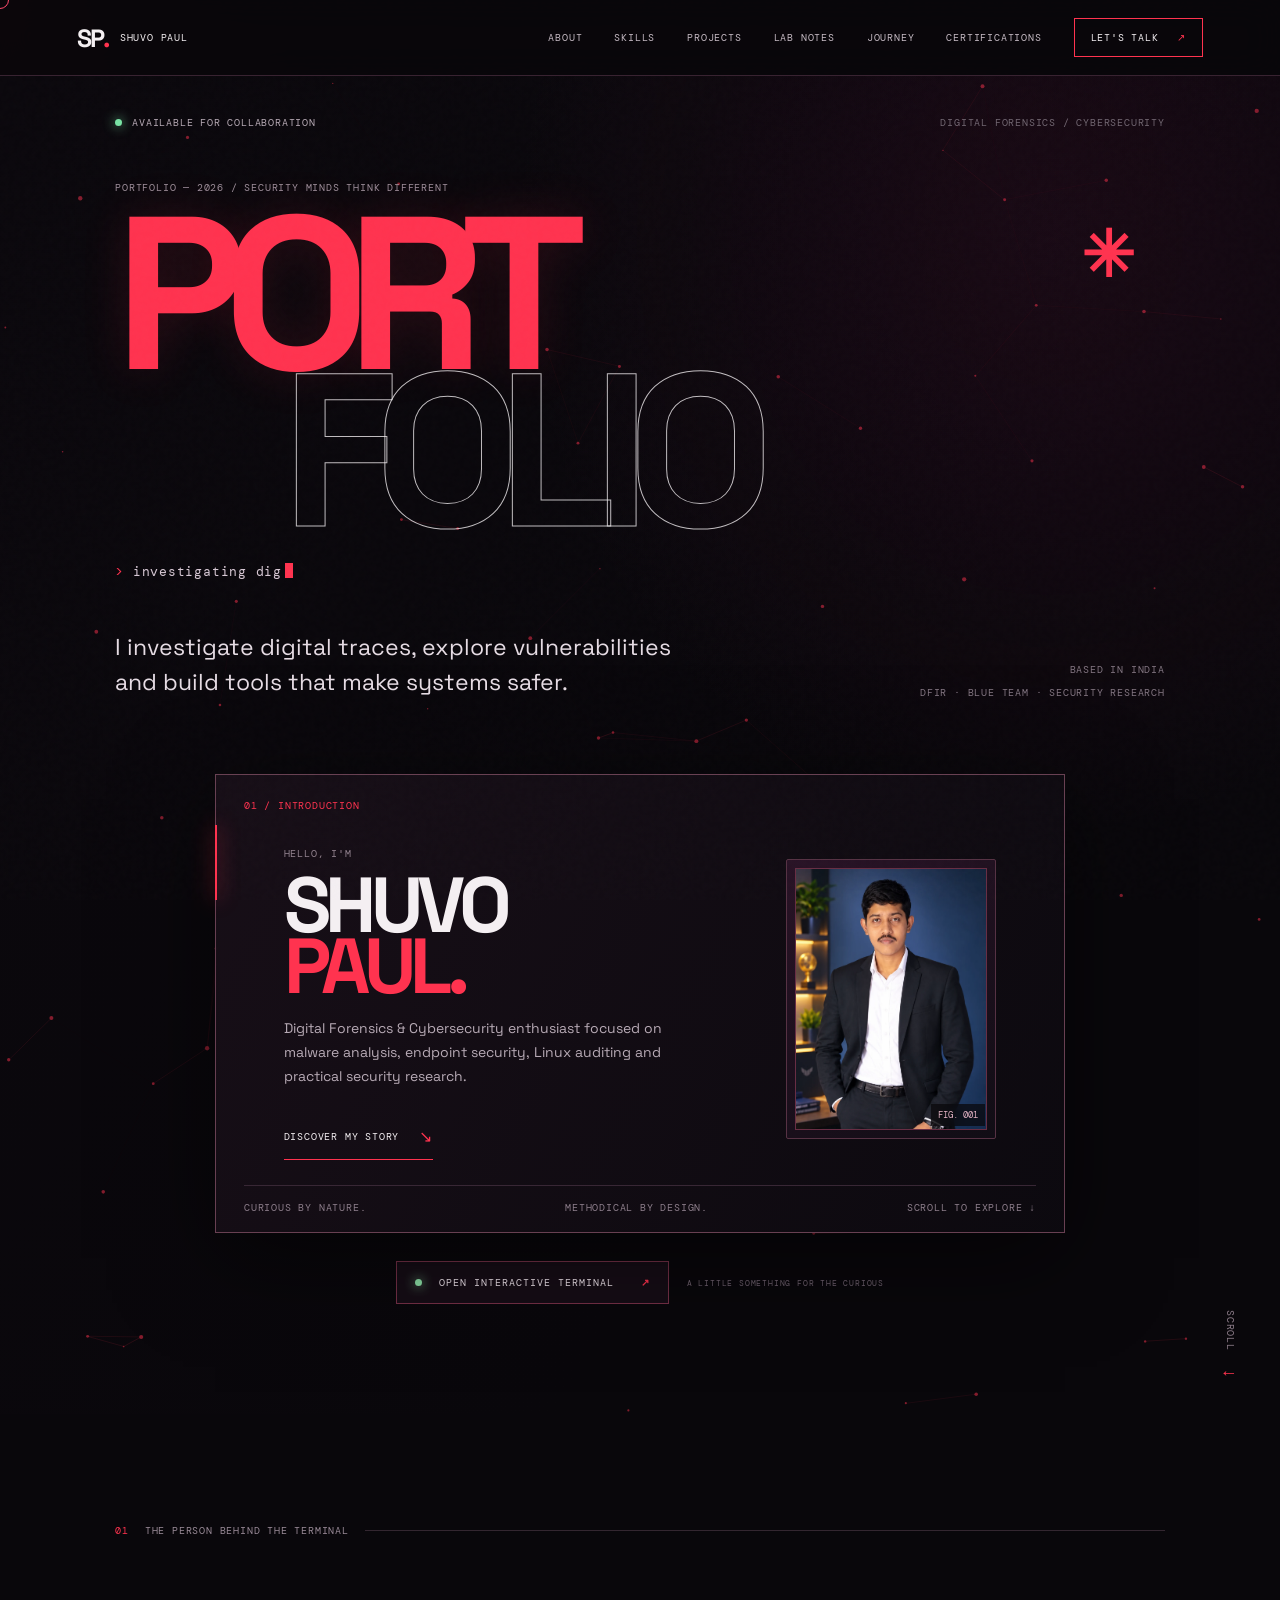
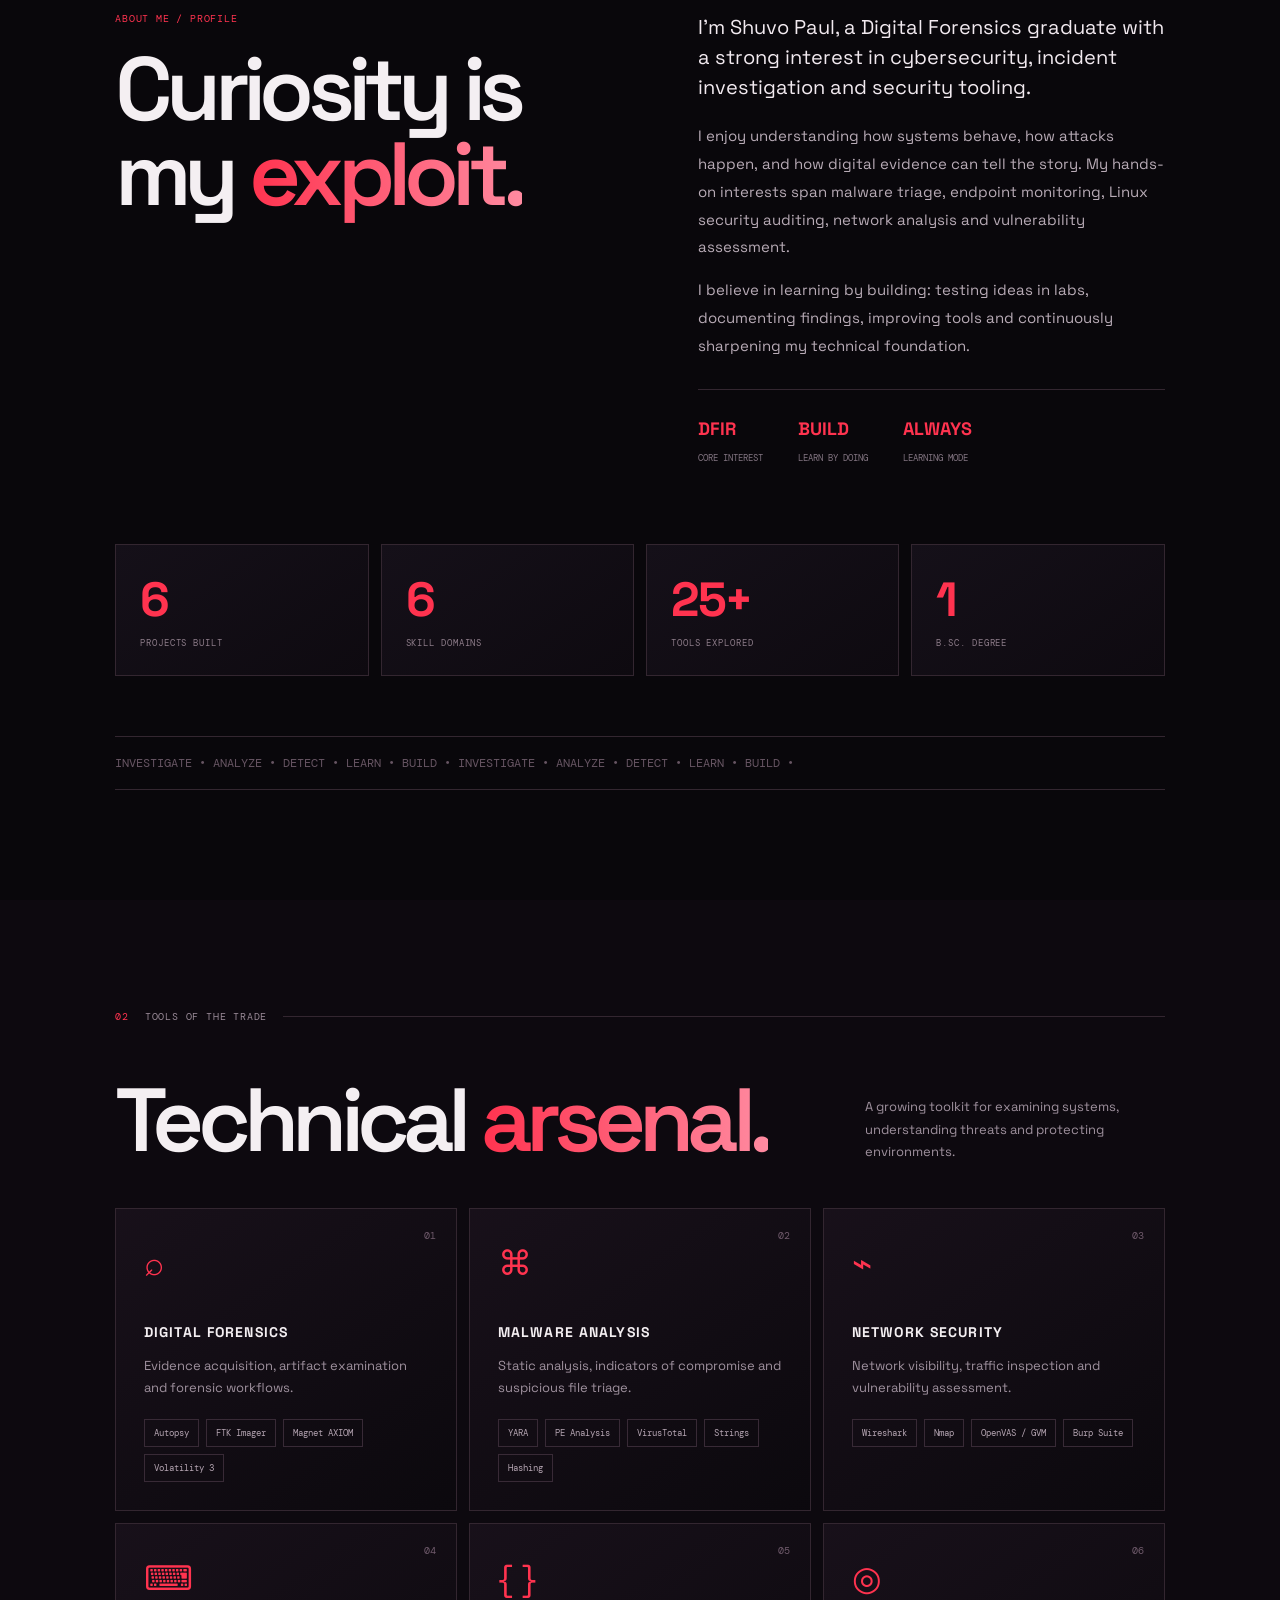
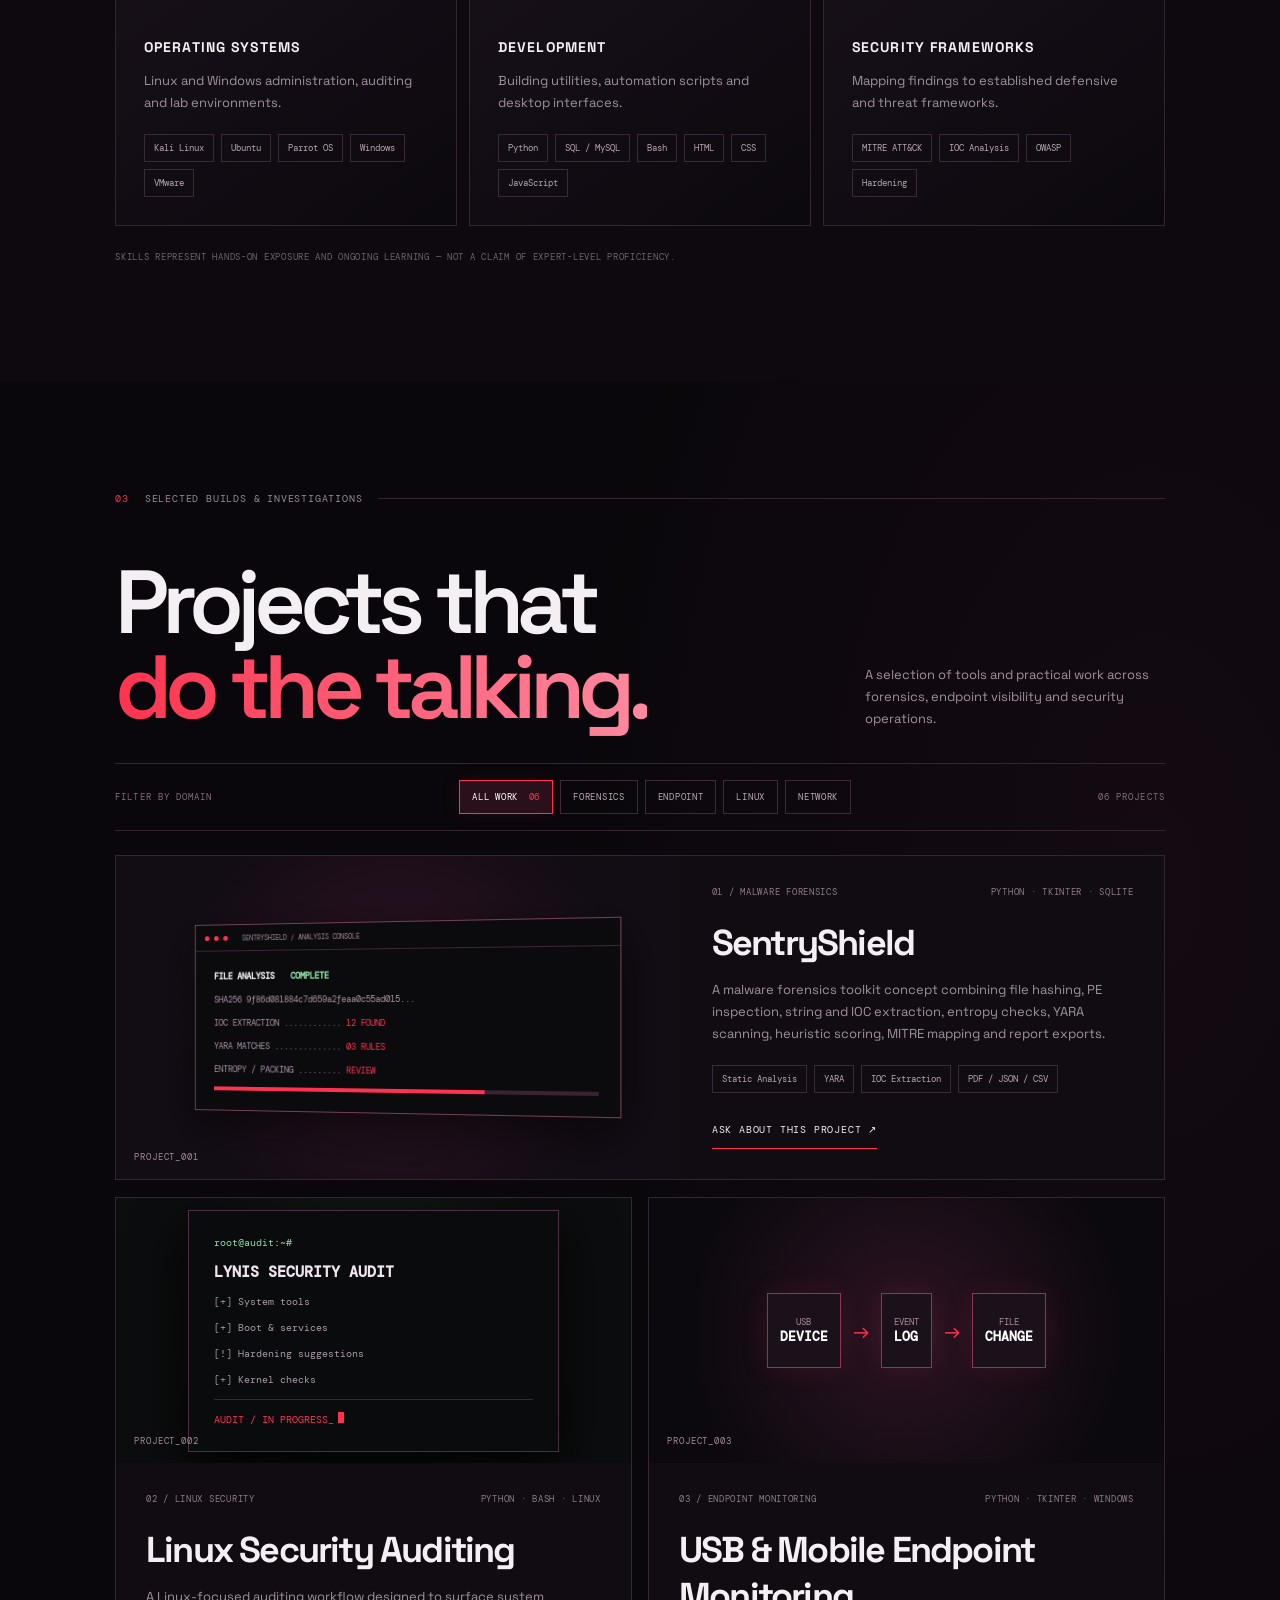
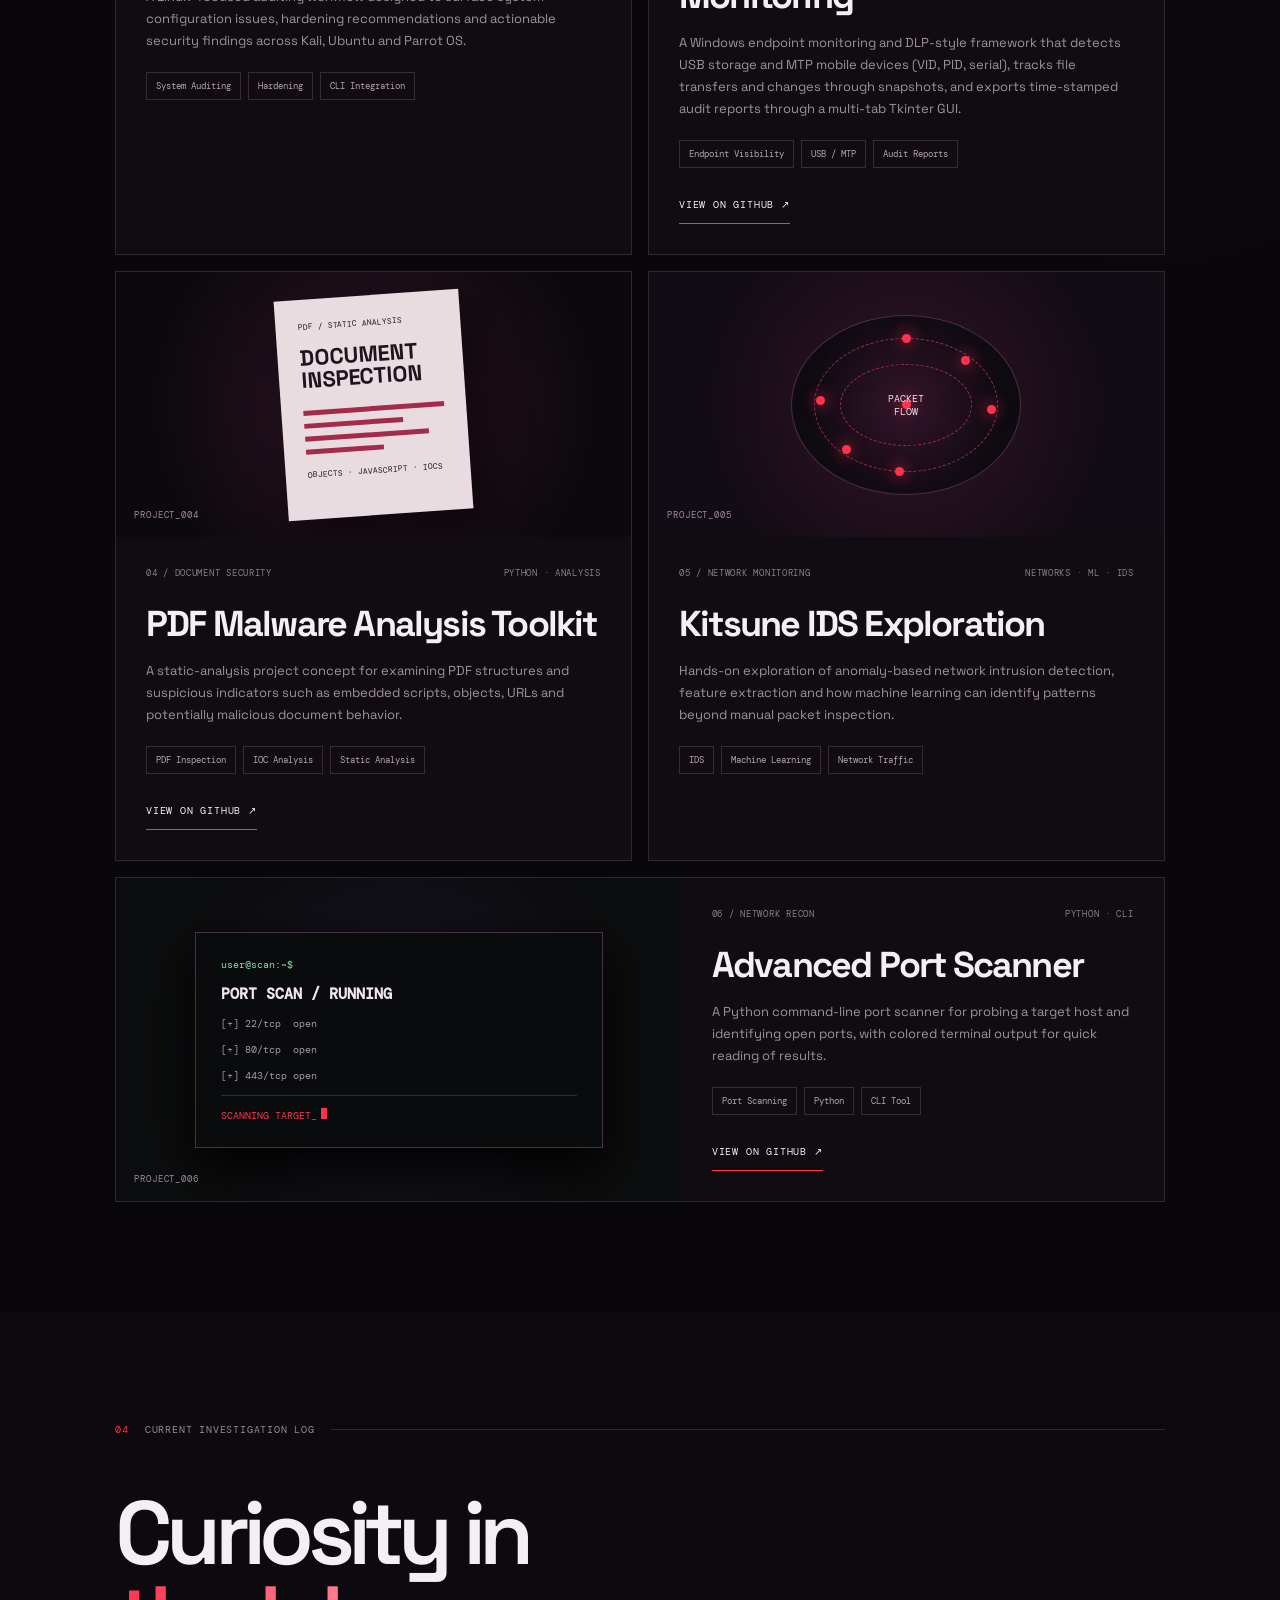
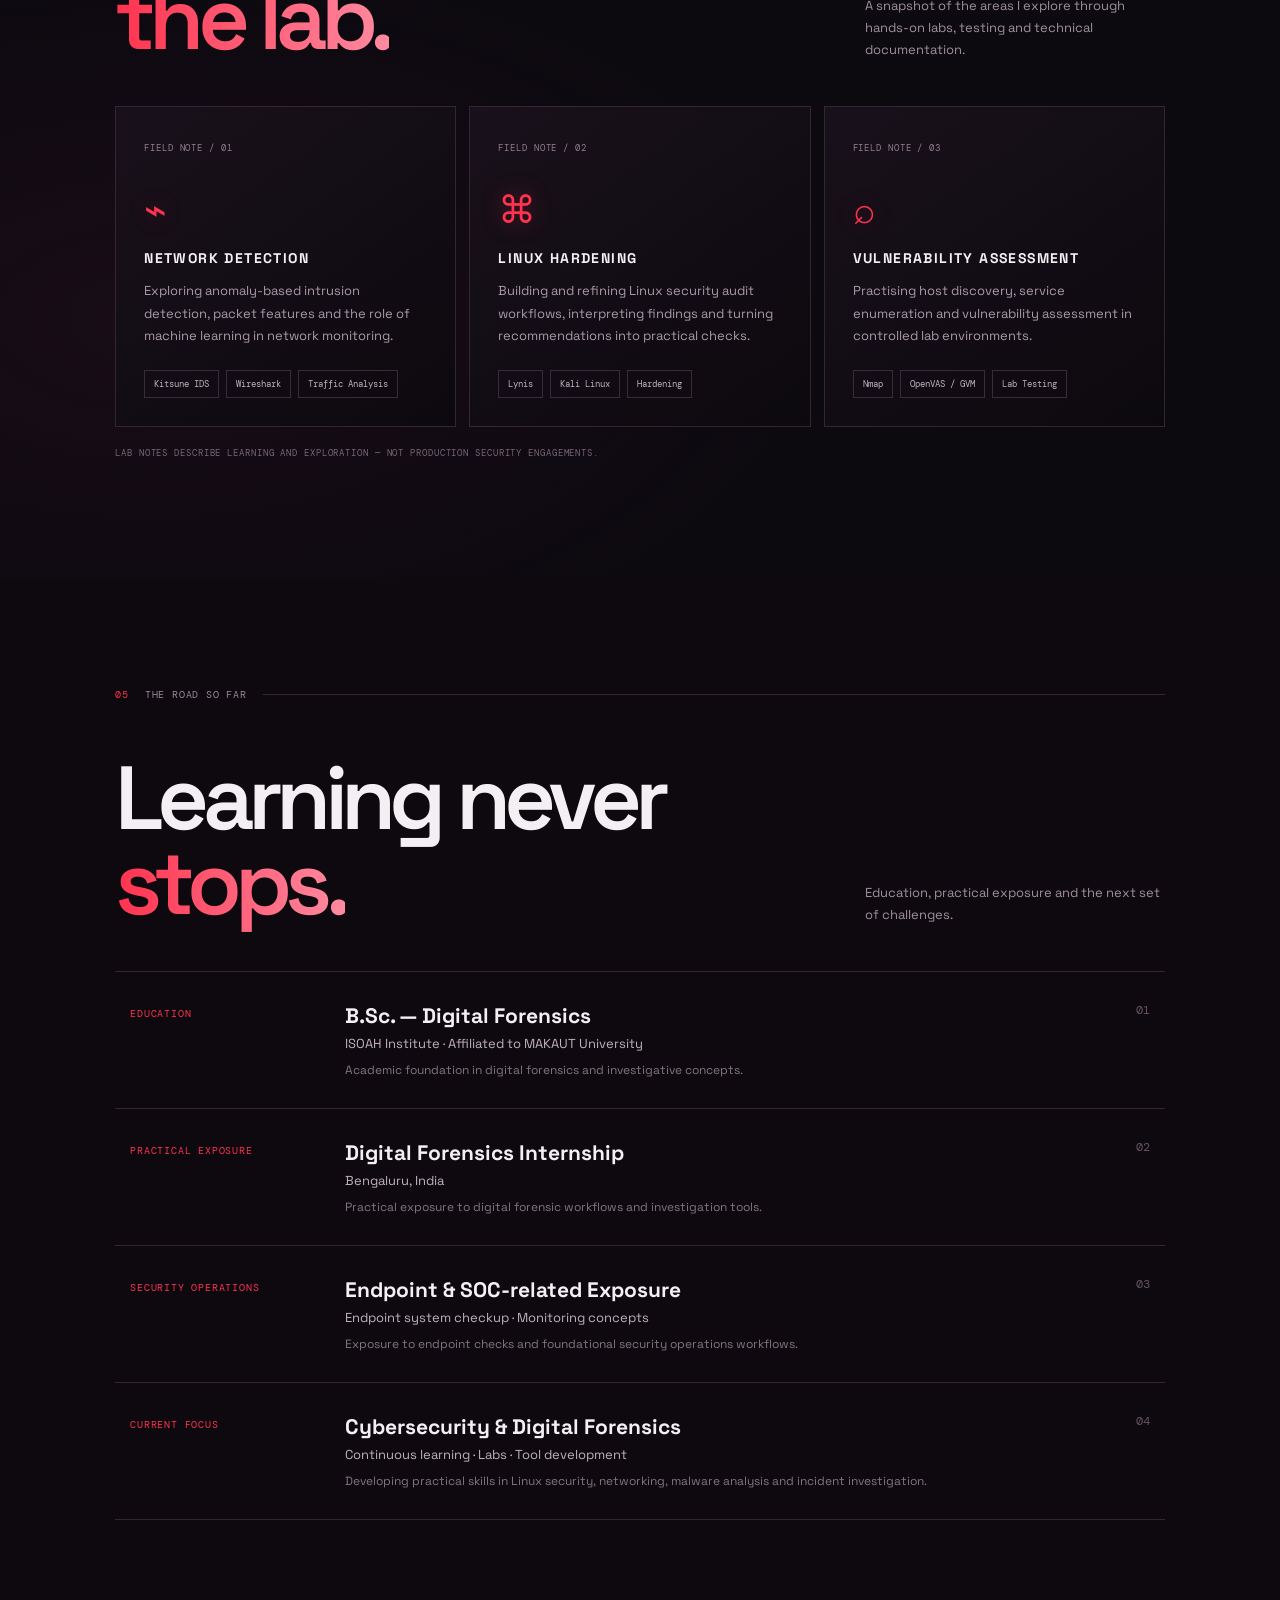
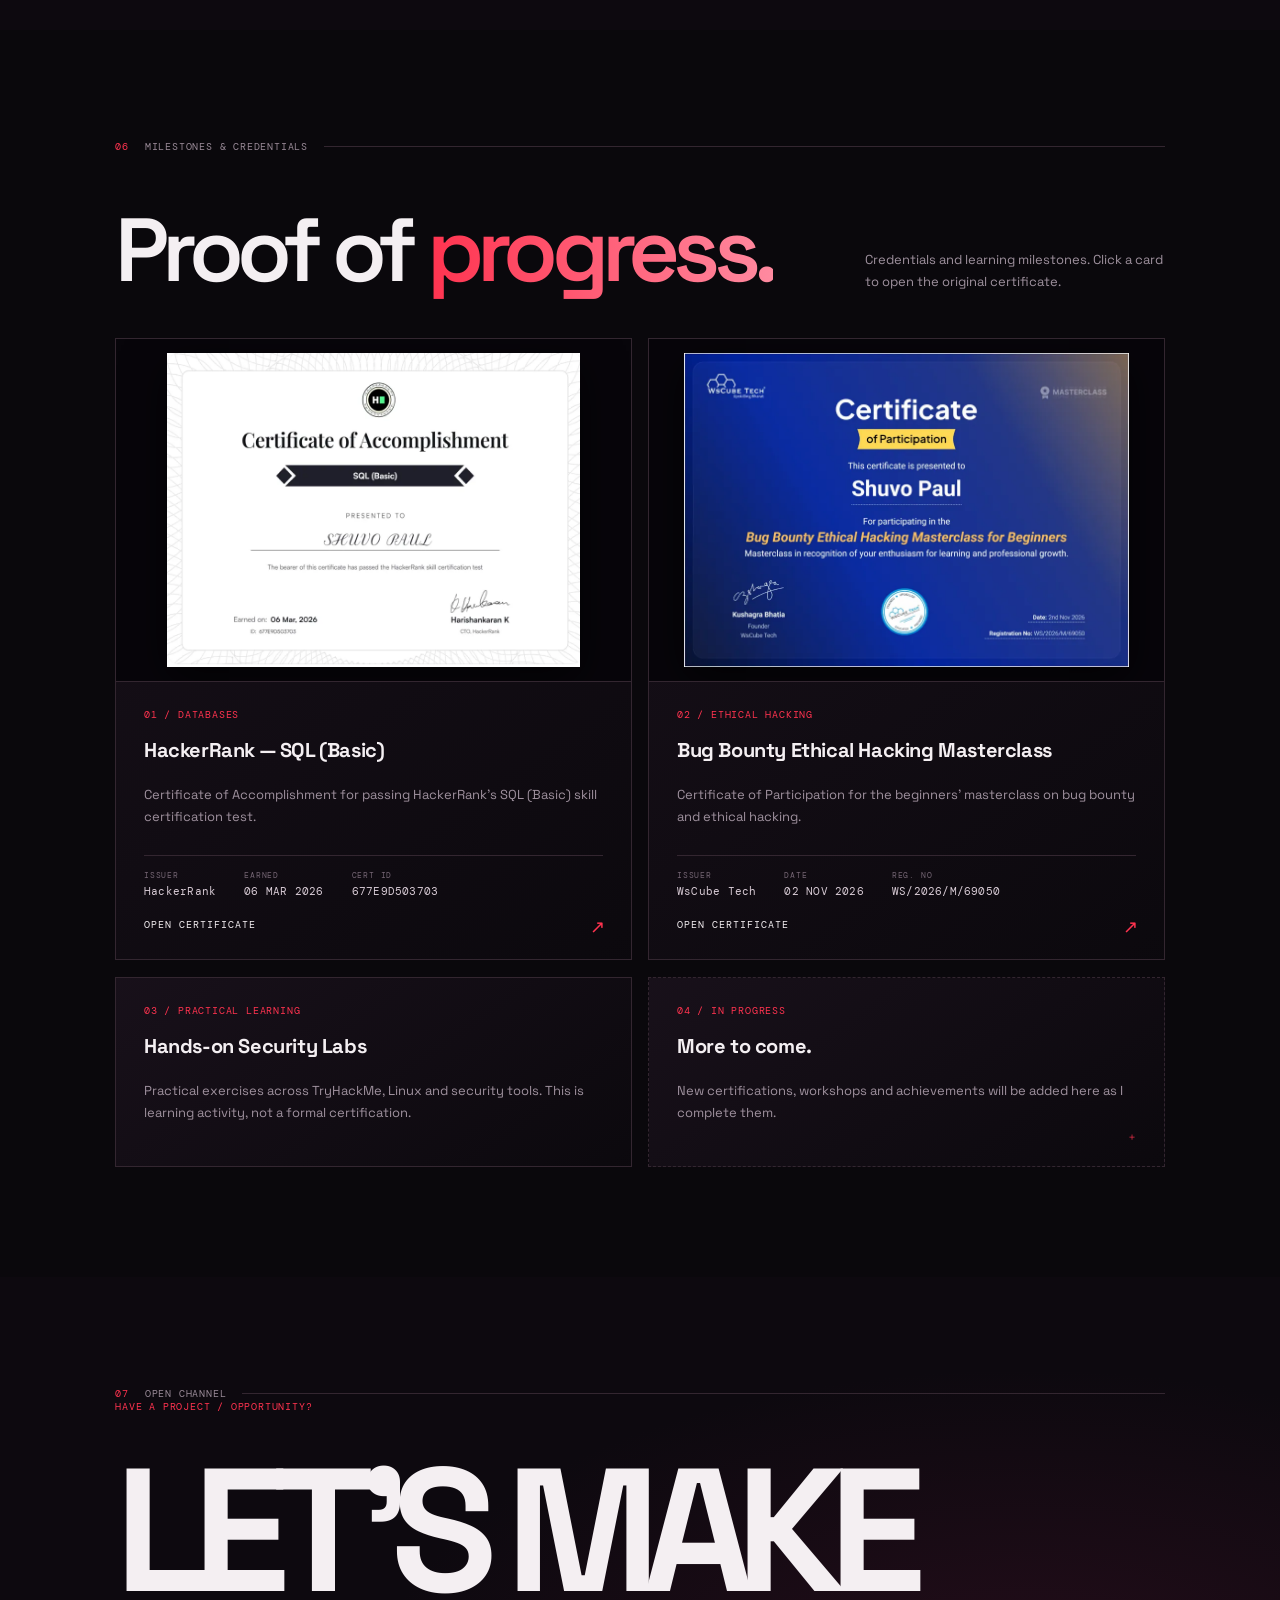
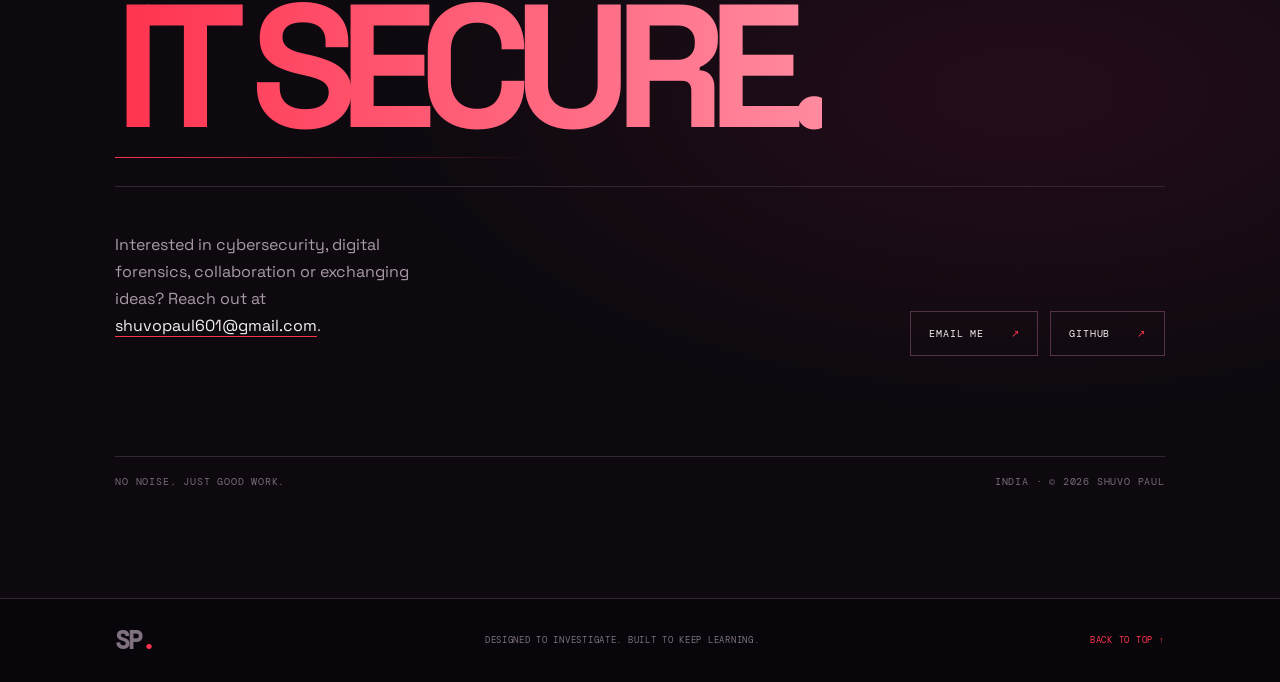
<file: index.html>
<!DOCTYPE html>

<html lang="en">
<head>
<meta charset="utf-8"/>
<meta content="width=device-width, initial-scale=1.0" name="viewport"/>
<meta content="Shuvo Paul — Digital Forensics, Cybersecurity and Security Research Portfolio" name="description"/>
<meta content="#09070b" name="theme-color"/>
<meta content="Shuvo Paul | Digital Forensics &amp; Cybersecurity" property="og:title"/>
<meta content="Digital forensics, malware analysis, endpoint security and practical security tooling." property="og:description"/>
<meta content="dark" name="color-scheme"/>
<title>Shuvo Paul | Cybersecurity Portfolio</title>
<link href="https://fonts.googleapis.com" rel="preconnect"/>
<link crossorigin="" href="https://fonts.gstatic.com" rel="preconnect"/>
<link href="https://fonts.googleapis.com/css2?family=DM+Mono:wght@400;500&amp;family=Space+Grotesk:wght@400;500;600;700&amp;display=swap" rel="stylesheet"/>
<link href="style.css" rel="stylesheet"/>
</head>
<body>
<div aria-label="Loading portfolio" class="page-loader" id="pageLoader">
<div class="loader-mark">SP<span>.</span></div>
<div class="loader-track"><i></i></div>
<p>INITIALIZING SECURE CONNECTION <span id="loaderPercent">00</span>%</p>
</div>
<div class="scroll-progress" id="scrollProgress"></div>
<div class="custom-cursor" id="customCursor"></div>
<button aria-label="Back to top" class="back-to-top" id="backToTop" title="Back to top">↑</button>
<div class="noise"></div>
<div class="cursor-glow" id="cursorGlow"></div>
<div aria-hidden="true" class="ambient"><i class="orb orb-1"></i><i class="orb orb-2"></i><i class="orb orb-3"></i></div>
<header class="topbar">
<a class="brand" href="#home"><span class="brand-mark">SP<span>.</span></span><span class="brand-name">SHUVO PAUL</span></a>
<button aria-controls="nav" aria-expanded="false" aria-label="Toggle navigation" class="menu-toggle" id="menuToggle">☰</button>
<nav id="nav">
<a href="#about">ABOUT</a><a href="#skills">SKILLS</a><a href="#projects">PROJECTS</a><a href="#lab-notes">LAB NOTES</a><a href="#experience">JOURNEY</a><a href="#certifications">CERTIFICATIONS</a><a class="nav-cta" href="#contact">LET'S TALK <span>↗</span></a>
</nav>
</header>
<main>
<section class="hero section" id="home">
<canvas aria-hidden="true" class="hero-canvas" id="heroCanvas"></canvas>
<div aria-hidden="true" class="scan-line"></div>
<div class="hero-topline"><span class="status-dot"></span> AVAILABLE FOR COLLABORATION <span class="topline-right">DIGITAL FORENSICS / CYBERSECURITY</span></div>
<div class="hero-title-wrap">
<p class="eyebrow">PORTFOLIO — 2026 / SECURITY MINDS THINK DIFFERENT</p>
<h1 aria-label="Portfolio" class="hero-title"><span>PORT</span><span class="outline">FOLIO</span><i class="hero-star">✳</i></h1>
<p class="typing-line"><span class="typing-prompt">&gt;</span> <span id="typed"></span><i class="caret"></i></p>
<div class="hero-bottom">
<p class="hero-intro">I investigate digital traces, explore vulnerabilities<br/>and build tools that make systems safer.</p>
<div class="hero-meta"><span>BASED IN INDIA</span><span>DFIR · BLUE TEAM · SECURITY RESEARCH</span></div>
</div>
</div>
<div class="hero-card">
<div class="hero-card-label">01 / INTRODUCTION</div>
<div class="hero-card-main">
<div><p class="tiny-label">HELLO, I'M</p><h2>SHUVO<br/><em>PAUL.</em></h2><p class="hero-card-copy">Digital Forensics &amp; Cybersecurity enthusiast focused on malware analysis, endpoint security, Linux auditing and practical security research.</p><a class="text-link" href="#about">DISCOVER MY STORY <span>↘</span></a></div>
<div class="portrait-frame"><img class="portrait-photo" src="assets/profile.webp" alt="Portrait of Shuvo Paul" fetchpriority="high" decoding="async"><span class="portrait-index">FIG. 001</span></div>
</div>
<div class="hero-card-foot"><span>CURIOUS BY NATURE.</span><span>METHODICAL BY DESIGN.</span><span>SCROLL TO EXPLORE ↓</span></div>
</div>
<div class="terminal-launch-wrap">
<button aria-controls="terminalPanel" aria-haspopup="dialog" class="terminal-launch" id="terminalLaunch" type="button"><span class="terminal-pulse"></span> OPEN INTERACTIVE TERMINAL <b>↗</b></button>
<span class="terminal-hint">A LITTLE SOMETHING FOR THE CURIOUS</span>
</div>
<div class="hero-scroll">SCROLL <span>↓</span></div>
</section>
<section class="section about-section" id="about">
<div class="section-heading"><span class="section-number">01</span><span class="section-kicker">THE PERSON BEHIND THE TERMINAL</span><span class="section-line"></span></div>
<div class="about-grid">
<div><p class="eyebrow red">ABOUT ME / PROFILE</p><h2 class="display-heading">Curiosity is<br/>my <span>exploit.</span></h2></div>
<div class="about-copy"><p class="lead">I’m Shuvo Paul, a Digital Forensics graduate with a strong interest in cybersecurity, incident investigation and security tooling.</p><p>I enjoy understanding how systems behave, how attacks happen, and how digital evidence can tell the story. My hands-on interests span malware triage, endpoint monitoring, Linux security auditing, network analysis and vulnerability assessment.</p><p>I believe in learning by building: testing ideas in labs, documenting findings, improving tools and continuously sharpening my technical foundation.</p><div class="fact-row"><div><b>DFIR</b><small>CORE INTEREST</small></div><div><b>BUILD</b><small>LEARN BY DOING</small></div><div><b>ALWAYS</b><small>LEARNING MODE</small></div></div></div>
</div>
<div class="stats-row">
<div class="stat"><b><span data-count="6">0</span></b><small>PROJECTS BUILT</small></div>
<div class="stat"><b><span data-count="6">0</span></b><small>SKILL DOMAINS</small></div>
<div class="stat"><b><span data-count="25">0</span>+</b><small>TOOLS EXPLORED</small></div>
<div class="stat"><b><span data-count="1">0</span></b><small>B.SC. DEGREE</small></div>
</div>
<div class="marquee"><div>INVESTIGATE • ANALYZE • DETECT • LEARN • BUILD • INVESTIGATE • ANALYZE • DETECT • LEARN • BUILD •</div></div>
</section>
<section class="section skills-section" id="skills">
<div class="section-heading"><span class="section-number">02</span><span class="section-kicker">TOOLS OF THE TRADE</span><span class="section-line"></span></div>
<div class="section-title-row"><h2 class="display-heading">Technical <span>arsenal.</span></h2><p class="section-aside">A growing toolkit for examining systems, understanding threats and protecting environments.</p></div>
<div class="skills-grid">
<article class="skill-card"><span class="card-index">01</span><div class="skill-icon">⌕</div><h3>DIGITAL FORENSICS</h3><p>Evidence acquisition, artifact examination and forensic workflows.</p><div class="tags"><span>Autopsy</span><span>FTK Imager</span><span>Magnet AXIOM</span><span>Volatility 3</span></div></article>
<article class="skill-card"><span class="card-index">02</span><div class="skill-icon">⌘</div><h3>MALWARE ANALYSIS</h3><p>Static analysis, indicators of compromise and suspicious file triage.</p><div class="tags"><span>YARA</span><span>PE Analysis</span><span>VirusTotal</span><span>Strings</span><span>Hashing</span></div></article>
<article class="skill-card"><span class="card-index">03</span><div class="skill-icon">⌁</div><h3>NETWORK SECURITY</h3><p>Network visibility, traffic inspection and vulnerability assessment.</p><div class="tags"><span>Wireshark</span><span>Nmap</span><span>OpenVAS / GVM</span><span>Burp Suite</span></div></article>
<article class="skill-card"><span class="card-index">04</span><div class="skill-icon">⌨</div><h3>OPERATING SYSTEMS</h3><p>Linux and Windows administration, auditing and lab environments.</p><div class="tags"><span>Kali Linux</span><span>Ubuntu</span><span>Parrot OS</span><span>Windows</span><span>VMware</span></div></article>
<article class="skill-card"><span class="card-index">05</span><div class="skill-icon">{ }</div><h3>DEVELOPMENT</h3><p>Building utilities, automation scripts and desktop interfaces.</p><div class="tags"><span>Python</span><span>SQL / MySQL</span><span>Bash</span><span>HTML</span><span>CSS</span><span>JavaScript</span></div></article>
<article class="skill-card"><span class="card-index">06</span><div class="skill-icon">◎</div><h3>SECURITY FRAMEWORKS</h3><p>Mapping findings to established defensive and threat frameworks.</p><div class="tags"><span>MITRE ATT&amp;CK</span><span>IOC Analysis</span><span>OWASP</span><span>Hardening</span></div></article>
</div>
<p class="fine-print">SKILLS REPRESENT HANDS-ON EXPOSURE AND ONGOING LEARNING — NOT A CLAIM OF EXPERT-LEVEL PROFICIENCY.</p>
</section>
<section class="section projects-section" id="projects">
<div class="section-heading"><span class="section-number">03</span><span class="section-kicker">SELECTED BUILDS &amp; INVESTIGATIONS</span><span class="section-line"></span></div>
<div class="section-title-row"><h2 class="display-heading">Projects that<br/><span>do the talking.</span></h2><p class="section-aside">A selection of tools and practical work across forensics, endpoint visibility and security operations.</p></div>
<div aria-label="Filter projects" class="project-toolbar">
<span class="filter-label">FILTER BY DOMAIN</span>
<div aria-label="Project categories" class="project-filters" role="group">
<button aria-pressed="true" class="filter-btn is-active" data-filter="all" type="button">ALL WORK <span>06</span></button>
<button aria-pressed="false" class="filter-btn" data-filter="forensics" type="button">FORENSICS</button>
<button aria-pressed="false" class="filter-btn" data-filter="endpoint" type="button">ENDPOINT</button>
<button aria-pressed="false" class="filter-btn" data-filter="linux" type="button">LINUX</button>
<button aria-pressed="false" class="filter-btn" data-filter="network" type="button">NETWORK</button>
</div>
<span aria-live="polite" class="filter-count" id="projectCount">06 PROJECTS</span>
</div>
<div class="project-list">
<article class="project-card featured" data-category="forensics"><div class="project-visual visual-sentry"><div class="visual-window"><div class="window-bar"><i></i><i></i><i></i><span>SENTRYSHIELD / ANALYSIS CONSOLE</span></div><div class="terminal-lines"><b>FILE ANALYSIS <em>COMPLETE</em></b><span>SHA256  9f86d081884c7d659a2feaa0c55ad015...</span><span>IOC EXTRACTION ............ <strong>12 FOUND</strong></span><span>YARA MATCHES .............. <strong>03 RULES</strong></span><span>ENTROPY / PACKING ......... <strong>REVIEW</strong></span><div class="terminal-meter"><i></i></div></div></div><span class="visual-stamp">PROJECT_001</span></div><div class="project-info"><div class="project-meta"><span>01 / MALWARE FORENSICS</span><span>PYTHON · TKINTER · SQLITE</span></div><h3>SentryShield</h3><p>A malware forensics toolkit concept combining file hashing, PE inspection, string and IOC extraction, entropy checks, YARA scanning, heuristic scoring, MITRE mapping and report exports.</p><div class="tags"><span>Static Analysis</span><span>YARA</span><span>IOC Extraction</span><span>PDF / JSON / CSV</span></div><a class="text-link" href="#contact">ASK ABOUT THIS PROJECT ↗</a></div></article>
<article class="project-card" data-category="linux"><div class="project-visual visual-linux"><div class="linux-window"><span class="prompt">root@audit:~#</span><b>LYNIS SECURITY AUDIT</b><span>[+] System tools</span><span>[+] Boot &amp; services</span><span>[!] Hardening suggestions</span><span>[+] Kernel checks</span><span class="audit-score">AUDIT / IN PROGRESS_</span></div><span class="visual-stamp">PROJECT_002</span></div><div class="project-info"><div class="project-meta"><span>02 / LINUX SECURITY</span><span>PYTHON · BASH · LINUX</span></div><h3>Linux Security Auditing</h3><p>A Linux-focused auditing workflow designed to surface system configuration issues, hardening recommendations and actionable security findings across Kali, Ubuntu and Parrot OS.</p><div class="tags"><span>System Auditing</span><span>Hardening</span><span>CLI Integration</span></div></div></article>
<article class="project-card" data-category="endpoint"><div class="project-visual visual-usb"><div class="device-scene"><div class="device-chip">USB<br/><b>DEVICE</b></div><div class="device-arrow">→</div><div class="device-chip">EVENT<br/><b>LOG</b></div><div class="device-arrow">→</div><div class="device-chip">FILE<br/><b>CHANGE</b></div></div><span class="visual-stamp">PROJECT_003</span></div><div class="project-info"><div class="project-meta"><span>03 / ENDPOINT MONITORING</span><span>PYTHON · TKINTER · WINDOWS</span></div><h3>USB &amp; Mobile Endpoint Monitoring</h3><p>A Windows endpoint monitoring and DLP-style framework that detects USB storage and MTP mobile devices (VID, PID, serial), tracks file transfers and changes through snapshots, and exports time-stamped audit reports through a multi-tab Tkinter GUI.</p><div class="tags"><span>Endpoint Visibility</span><span>USB / MTP</span><span>Audit Reports</span></div><a class="text-link" href="https://github.com/shuvopaul601/Advanced-USB-Monitoring-Freamework" rel="noreferrer" target="_blank">VIEW ON GITHUB ↗</a></div></article>
<article class="project-card" data-category="forensics"><div class="project-visual visual-pdf"><div class="pdf-sheet"><span>PDF / STATIC ANALYSIS</span><b>DOCUMENT<br/>INSPECTION</b><div class="pdf-bars"><i></i><i></i><i></i><i></i></div><small>OBJECTS · JAVASCRIPT · IOCS</small></div><span class="visual-stamp">PROJECT_004</span></div><div class="project-info"><div class="project-meta"><span>04 / DOCUMENT SECURITY</span><span>PYTHON · ANALYSIS</span></div><h3>PDF Malware Analysis Toolkit</h3><p>A static-analysis project concept for examining PDF structures and suspicious indicators such as embedded scripts, objects, URLs and potentially malicious document behavior.</p><div class="tags"><span>PDF Inspection</span><span>IOC Analysis</span><span>Static Analysis</span></div><a class="text-link" href="https://github.com/shuvopaul601/pdf-malware-analysis-tool" rel="noreferrer" target="_blank">VIEW ON GITHUB ↗</a></div></article>
<article class="project-card" data-category="network"><div class="project-visual visual-network"><div class="network-map"><i></i><i></i><i></i><i></i><i></i><i></i><i></i><b>PACKET<br/>FLOW</b></div><span class="visual-stamp">PROJECT_005</span></div><div class="project-info"><div class="project-meta"><span>05 / NETWORK MONITORING</span><span>NETWORKS · ML · IDS</span></div><h3>Kitsune IDS Exploration</h3><p>Hands-on exploration of anomaly-based network intrusion detection, feature extraction and how machine learning can identify patterns beyond manual packet inspection.</p><div class="tags"><span>IDS</span><span>Machine Learning</span><span>Network Traffic</span></div></div></article>
<article class="project-card" data-category="network"><div class="project-visual visual-scan"><div class="linux-window"><span class="prompt">user@scan:~$</span><b>PORT SCAN / RUNNING</b><span>[+] 22/tcp  open</span><span>[+] 80/tcp  open</span><span>[+] 443/tcp open</span><span class="audit-score">SCANNING TARGET_</span></div><span class="visual-stamp">PROJECT_006</span></div><div class="project-info"><div class="project-meta"><span>06 / NETWORK RECON</span><span>PYTHON · CLI</span></div><h3>Advanced Port Scanner</h3><p>A Python command-line port scanner for probing a target host and identifying open ports, with colored terminal output for quick reading of results.</p><div class="tags"><span>Port Scanning</span><span>Python</span><span>CLI Tool</span></div><a class="text-link" href="https://github.com/shuvopaul601/advportscanner.py" rel="noreferrer" target="_blank">VIEW ON GITHUB ↗</a></div></article>
</div>
</section>
<section class="section lab-section" id="lab-notes">
<div class="section-heading"><span class="section-number">04</span><span class="section-kicker">CURRENT INVESTIGATION LOG</span><span class="section-line"></span></div>
<div class="section-title-row"><h2 class="display-heading">Curiosity in<br/><span>the lab.</span></h2><p class="section-aside">A snapshot of the areas I explore through hands-on labs, testing and technical documentation.</p></div>
<div class="lab-grid">
<article class="lab-card"><span class="lab-index">FIELD NOTE / 01</span><div class="lab-symbol">⌁</div><h3>NETWORK DETECTION</h3><p>Exploring anomaly-based intrusion detection, packet features and the role of machine learning in network monitoring.</p><div class="lab-tags"><span>Kitsune IDS</span><span>Wireshark</span><span>Traffic Analysis</span></div></article>
<article class="lab-card"><span class="lab-index">FIELD NOTE / 02</span><div class="lab-symbol">⌘</div><h3>LINUX HARDENING</h3><p>Building and refining Linux security audit workflows, interpreting findings and turning recommendations into practical checks.</p><div class="lab-tags"><span>Lynis</span><span>Kali Linux</span><span>Hardening</span></div></article>
<article class="lab-card"><span class="lab-index">FIELD NOTE / 03</span><div class="lab-symbol">⌕</div><h3>VULNERABILITY ASSESSMENT</h3><p>Practising host discovery, service enumeration and vulnerability assessment in controlled lab environments.</p><div class="lab-tags"><span>Nmap</span><span>OpenVAS / GVM</span><span>Lab Testing</span></div></article>
</div>
<p class="lab-disclaimer">LAB NOTES DESCRIBE LEARNING AND EXPLORATION — NOT PRODUCTION SECURITY ENGAGEMENTS.</p>
</section>
<section class="section journey-section" id="experience">
<div class="section-heading"><span class="section-number">05</span><span class="section-kicker">THE ROAD SO FAR</span><span class="section-line"></span></div>
<div class="section-title-row"><h2 class="display-heading">Learning never<br/><span>stops.</span></h2><p class="section-aside">Education, practical exposure and the next set of challenges.</p></div>
<div class="timeline">
<div class="timeline-item"><span class="timeline-date">EDUCATION</span><div><h3>B.Sc. — Digital Forensics</h3><p>ISOAH Institute · Affiliated to MAKAUT University</p><small>Academic foundation in digital forensics and investigative concepts.</small></div><span class="timeline-mark">01</span></div>
<div class="timeline-item"><span class="timeline-date">PRACTICAL EXPOSURE</span><div><h3>Digital Forensics Internship</h3><p>Bengaluru, India</p><small>Practical exposure to digital forensic workflows and investigation tools.</small></div><span class="timeline-mark">02</span></div>
<div class="timeline-item"><span class="timeline-date">SECURITY OPERATIONS</span><div><h3>Endpoint &amp; SOC-related Exposure</h3><p>Endpoint system checkup · Monitoring concepts</p><small>Exposure to endpoint checks and foundational security operations workflows.</small></div><span class="timeline-mark">03</span></div>
<div class="timeline-item"><span class="timeline-date">CURRENT FOCUS</span><div><h3>Cybersecurity &amp; Digital Forensics</h3><p>Continuous learning · Labs · Tool development</p><small>Developing practical skills in Linux security, networking, malware analysis and incident investigation.</small></div><span class="timeline-mark">04</span></div>
</div>
</section>
<section class="section cert-section" id="certifications">
<div class="section-heading"><span class="section-number">06</span><span class="section-kicker">MILESTONES &amp; CREDENTIALS</span><span class="section-line"></span></div>
<div class="section-title-row"><h2 class="display-heading">Proof of <span>progress.</span></h2><p class="section-aside">Credentials and learning milestones. Click a card to open the original certificate.</p></div>
<div class="cert-grid">
<a class="cert-card cert-link" href="assets/sql_basic%20certificate.pdf" rel="noopener" target="_blank" aria-label="Open HackerRank SQL (Basic) certificate, PDF opens in a new tab">
<div class="cert-thumb"><img alt="Preview of the HackerRank SQL (Basic) certificate of accomplishment" decoding="async" height="686" loading="lazy" src="assets/cert-sql-basic.webp" width="900"/></div>
<div class="cert-body"><span class="cert-label">01 / DATABASES</span><h3>HackerRank — SQL (Basic)</h3><p>Certificate of Accomplishment for passing HackerRank's SQL (Basic) skill certification test.</p>
<dl class="cert-meta"><div><dt>ISSUER</dt><dd>HackerRank</dd></div><div><dt>EARNED</dt><dd>06 MAR 2026</dd></div><div><dt>CERT ID</dt><dd>677E9D503703</dd></div></dl>
<span class="cert-open">OPEN CERTIFICATE <b class="cert-arrow">↗</b></span></div>
</a>
<a class="cert-card cert-link" href="assets/SHUVO%20PAUL_WS_2026_M_69050_Certificate.pdf" rel="noopener" target="_blank" aria-label="Open WsCube Tech Bug Bounty masterclass certificate, PDF opens in a new tab">
<div class="cert-thumb"><img alt="Preview of the WsCube Tech Bug Bounty Ethical Hacking Masterclass certificate of participation" decoding="async" height="636" loading="lazy" src="assets/cert-bug-bounty.webp" width="900"/></div>
<div class="cert-body"><span class="cert-label">02 / ETHICAL HACKING</span><h3>Bug Bounty Ethical Hacking Masterclass</h3><p>Certificate of Participation for the beginners' masterclass on bug bounty and ethical hacking.</p>
<dl class="cert-meta"><div><dt>ISSUER</dt><dd>WsCube Tech</dd></div><div><dt>DATE</dt><dd>02 NOV 2026</dd></div><div><dt>REG. NO</dt><dd>WS/2026/M/69050</dd></div></dl>
<span class="cert-open">OPEN CERTIFICATE <b class="cert-arrow">↗</b></span></div>
</a>
<article class="cert-card cert-plain"><div class="cert-body"><span class="cert-label">03 / PRACTICAL LEARNING</span><h3>Hands-on Security Labs</h3><p>Practical exercises across TryHackMe, Linux and security tools. This is learning activity, not a formal certification.</p></div></article>
<article class="cert-card cert-plain add-card"><div class="cert-body"><span class="cert-label">04 / IN PROGRESS</span><h3>More to come.</h3><p>New certifications, workshops and achievements will be added here as I complete them.</p></div><span class="cert-arrow">＋</span></article>
</div>
</section>
<section class="section contact-section" id="contact">
<div class="section-heading"><span class="section-number">07</span><span class="section-kicker">OPEN CHANNEL</span><span class="section-line"></span></div>
<p class="eyebrow red">HAVE A PROJECT / OPPORTUNITY?</p>
<h2 class="contact-title">LET'S MAKE<br/><span>IT SECURE.</span></h2>
<div class="contact-bottom"><p>Interested in cybersecurity, digital forensics, collaboration or exchanging ideas? Reach out at <a class="mail-inline" href="mailto:shuvopaul601@gmail.com">shuvopaul601@gmail.com</a>.</p><div class="contact-links"><a href="mailto:shuvopaul601@gmail.com">EMAIL ME <span>↗</span></a><!-- LinkedIn: add back once you have your profile URL
<a href="https://www.linkedin.com/in/YOUR-LINKEDIN/" target="_blank" rel="noreferrer">LINKEDIN <span>↗</span></a> --><a href="https://github.com/shuvopaul601" rel="noreferrer" target="_blank">GITHUB <span>↗</span></a></div></div>
<div class="contact-note"><span>NO NOISE. JUST GOOD WORK.</span><span>INDIA · © <span id="year"></span> SHUVO PAUL</span></div>
</section>
</main>
<footer class="footer"><a class="brand" href="#home"><span class="brand-mark">SP<span>.</span></span></a><span>DESIGNED TO INVESTIGATE. BUILT TO KEEP LEARNING.</span><a href="#home">BACK TO TOP ↑</a></footer>
<div aria-hidden="true" aria-label="Interactive terminal" aria-modal="true" class="terminal-overlay" id="terminalPanel" role="dialog">
<div class="terminal-box">
<div class="terminal-top"><div><i></i><i></i><i></i><span>SHUVO@PORTFOLIO: ~</span></div><button aria-label="Close terminal" id="terminalClose" type="button">×</button></div>
<div aria-live="polite" class="terminal-content" id="terminalOutput" role="log"><p class="terminal-welcome">SHUVO PAUL // INTERACTIVE SHELL
Type <b>help</b> to see available commands. Press <b>Esc</b> to close.</p></div>
<form class="terminal-input-row" id="terminalForm"><label for="terminalInput">visitor@shuvo:~$</label><input aria-label="Terminal command" autocapitalize="off" autocomplete="off" autocorrect="off" enterkeyhint="send" id="terminalInput" placeholder="type a command..." spellcheck="false" type="text"/></form>
<div class="terminal-commands">TRY: <button data-command="help" type="button">help</button><button data-command="about" type="button">about</button><button data-command="skills" type="button">skills</button><button data-command="projects" type="button">projects</button><button data-command="certs" type="button">certs</button><button data-command="contact" type="button">contact</button></div>
</div>
</div>
<script src="script.js"></script>
</body>
</html>
</file>
<file: style.css>
*{box-sizing:border-box} :root{--bg:#09070b;--panel:#110d14;--panel2:#171019;--red:#ff334f;--red2:#c71d3b;--white:#f4eff2;--muted:#a49aa4;--line:#332630;--mono:"DM Mono",monospace;--sans:"Space Grotesk",sans-serif}html{scroll-behavior:smooth;scroll-padding-top:82px}body{margin:0;background:var(--bg);color:var(--white);font-family:var(--sans);overflow-x:hidden}a{color:inherit;text-decoration:none}.noise{position:fixed;inset:0;pointer-events:none;z-index:10;opacity:.035;background-image:url("data:image/svg+xml,%3Csvg viewBox='0 0 180 180' xmlns='http://www.w3.org/2000/svg'%3E%3Cfilter id='n'%3E%3CfeTurbulence type='fractalNoise' baseFrequency='.9' numOctaves='3' stitchTiles='stitch'/%3E%3C/filter%3E%3Crect width='100%25' height='100%25' filter='url(%23n)' opacity='.5'/%3E%3C/svg%3E")}.cursor-glow{position:fixed;width:280px;height:280px;border-radius:50%;background:radial-gradient(circle,rgba(255,35,75,.10),transparent 68%);pointer-events:none;transform:translate(-50%,-50%);z-index:0}.topbar{height:76px;padding:0 6vw;display:flex;align-items:center;justify-content:space-between;border-bottom:1px solid #251c27;background:rgba(9,7,11,.9);backdrop-filter:blur(16px);position:sticky;top:0;z-index:20}.brand{display:flex;align-items:center;gap:12px}.brand-mark{font-size:25px;font-weight:700;letter-spacing:-2px}.brand-mark span{color:var(--red)}.brand-name,.topbar nav,.eyebrow,.hero-topline,.hero-meta,.hero-card-label,.hero-card-foot,.section-heading,.tiny-label,.text-link,.project-meta,.tags,.fine-print,.timeline-date,.cert-card>span,.contact-links,.contact-note,.footer,.hero-scroll{font-family:var(--mono);letter-spacing:.08em;font-size:10px}.topbar nav{display:flex;align-items:center;gap:32px;color:#c6bac4}.topbar nav a{transition:.2s}.topbar nav a:hover,.text-link:hover{color:var(--red)}.nav-cta{border:1px solid var(--red);padding:12px 16px;color:var(--white)}.nav-cta span{color:var(--red);margin-left:12px}.menu-toggle{display:none;background:none;border:0;color:white;font-size:24px}.section{padding:110px 9vw;position:relative}.hero{padding-top:40px;min-height:calc(100vh - 76px);background:radial-gradient(ellipse at 82% 12%,rgba(98,20,65,.18),transparent 36%),linear-gradient(120deg,#0b080d,#09070b 65%)}.hero-topline{display:flex;align-items:center;gap:10px;color:#b7aab5}.status-dot{width:7px;height:7px;background:#79e3a5;border-radius:50%;box-shadow:0 0 12px #79e3a5}.topline-right{margin-left:auto;color:#716671}.hero-title-wrap{padding:52px 0 35px}.eyebrow{color:#9d8f9b;margin:0 0 22px}.hero-title{font-size:clamp(86px,17vw,230px);line-height:.72;letter-spacing:-.105em;margin:0;font-weight:700;display:flex;flex-direction:column;position:relative}.hero-title span:first-child{color:var(--red);text-shadow:0 0 48px #ff334f25}.hero-title .outline{color:transparent;-webkit-text-stroke:1px #e9dce5;margin-left:13vw}.hero-star{font-style:normal;color:var(--red);font-size:clamp(30px,5vw,70px);position:absolute;right:5%;top:5%;animation:spin 18s linear infinite}.hero-bottom{display:flex;justify-content:space-between;align-items:end;margin-top:45px}.hero-intro{font-size:clamp(17px,2vw,23px);line-height:1.5;margin:0;color:#e6dce4}.hero-meta{display:flex;flex-direction:column;gap:10px;text-align:right;color:#827581}.hero-card{border:1px solid #3a2935;background:linear-gradient(120deg,rgba(24,15,24,.96),rgba(13,10,16,.95));padding:24px 28px 18px;max-width:850px;margin:40px auto 0;box-shadow:0 25px 90px #0008;position:relative}.hero-card:before{content:"";position:absolute;left:-1px;top:50px;width:2px;height:75px;background:var(--red);box-shadow:0 0 20px var(--red)}.hero-card-label{color:var(--red)}.hero-card-main{display:grid;grid-template-columns:1fr 210px;gap:35px;align-items:center;padding:25px 5%}.tiny-label{color:#93838f}.hero-card h2{font-size:clamp(45px,7vw,78px);line-height:.78;letter-spacing:-.07em;margin:15px 0 20px}.hero-card h2 em{color:var(--red);font-style:normal}.hero-card-copy{max-width:420px;color:#b7aab5;line-height:1.7;font-size:14px}.text-link{display:inline-flex;gap:20px;align-items:center;color:var(--white);border-bottom:1px solid var(--red);padding:12px 0;margin-top:12px}.text-link span{color:var(--red);font-size:16px}.portrait-frame{height:235px;border:1px solid #563244;padding:8px;position:relative;background:linear-gradient(145deg,#291326,#110d15)}.portrait-placeholder{height:100%;display:flex;align-items:center;justify-content:center;flex-direction:column;background:radial-gradient(circle at 50% 35%,#6e203e,#211321 65%);border:1px solid #6b2d45}.portrait-initials{font-size:70px;font-weight:700;color:#f4dce7;letter-spacing:-8px}.portrait-caption{font:9px var(--mono);letter-spacing:.1em;text-align:center;color:#d3a6b9}.portrait-index{position:absolute;right:10px;bottom:12px;font:9px var(--mono);color:#e5b4c6}.hero-card-foot{border-top:1px solid #382735;padding-top:15px;display:flex;justify-content:space-between;color:#8d7e8b}.hero-scroll{position:absolute;right:3vw;bottom:35px;writing-mode:vertical-rl;color:#8c7c89}.hero-scroll span{color:var(--red);font-size:18px;margin-top:10px}.section-heading{display:flex;align-items:center;gap:16px;color:#998a97}.section-number{color:var(--red)}.section-line{height:1px;background:var(--line);flex:1}.about-grid{display:grid;grid-template-columns:1fr 1fr;gap:9vw;padding:75px 0 80px}.red,.display-heading span{color:var(--red)}.display-heading{font-size:clamp(48px,7vw,90px);line-height:.95;letter-spacing:-.075em;margin:0;font-weight:600}.about-copy{max-width:580px;color:#b8abb6;font-size:15px;line-height:1.85}.about-copy .lead{font-size:20px;line-height:1.5;color:#f2eaf0;margin-top:0}.fact-row{display:flex;gap:35px;border-top:1px solid var(--line);margin-top:30px;padding-top:22px}.fact-row div{display:flex;flex-direction:column;gap:6px}.fact-row b{font-size:18px;color:var(--red)}.fact-row small{font:9px var(--mono);color:#827481}.marquee{overflow:hidden;border-top:1px solid var(--line);border-bottom:1px solid var(--line);padding:18px 0;color:#675563;font:12px var(--mono);white-space:nowrap}.marquee div{width:max-content;animation:marquee 26s linear infinite}.skills-section,.journey-section{background:#0d090f}.section-title-row{display:flex;align-items:end;justify-content:space-between;gap:30px;margin:55px 0 45px}.section-aside{max-width:300px;color:#9f919e;font-size:13px;line-height:1.7;margin:0}.skills-grid{display:grid;grid-template-columns:repeat(3,1fr);gap:12px}.skill-card{border:1px solid var(--line);background:linear-gradient(145deg,#151019,#0e0a10);padding:28px;min-height:250px;position:relative;transition:.3s}.skill-card:hover,.cert-card:hover{border-color:#9c2947;transform:translateY(-4px)}.card-index{position:absolute;right:20px;top:20px;color:#705b6c;font:10px var(--mono)}.skill-icon{font-size:34px;color:var(--red);margin:5px 0 24px}.skill-card h3{font-size:14px;letter-spacing:.08em}.skill-card p,.project-info p,.cert-card p{font-size:13px;color:#9f919e;line-height:1.7}.tags{display:flex;flex-wrap:wrap;gap:7px;margin-top:20px;letter-spacing:0}.tags span{padding:7px 9px;border:1px solid #382a36;color:#b5a5b2;font-size:9px}.fine-print{margin-top:25px;color:#6f626e;font-size:9px}.projects-section{background:radial-gradient(ellipse at 90% 20%,#29102055,transparent 38%),#09070b}.project-list{display:grid;grid-template-columns:1fr 1fr;gap:16px}.project-card{border:1px solid var(--line);background:#100c12;overflow:hidden;transition:.3s}.project-card:hover{border-color:#94304c;transform:translateY(-3px)}.project-card.featured{grid-column:1/-1;display:grid;grid-template-columns:1.08fr .92fr}.project-visual{min-height:265px;position:relative;display:flex;align-items:center;justify-content:center;overflow:hidden;background:radial-gradient(circle at 50% 50%,#321326,#120c14 70%)}.visual-stamp{position:absolute;left:18px;bottom:16px;color:#a58b9b;font:9px var(--mono);letter-spacing:.1em}.visual-window{width:76%;border:1px solid #754052;background:#0b0a0d;box-shadow:0 15px 45px #0009;transform:perspective(700px) rotateY(-8deg)}.window-bar{height:27px;border-bottom:1px solid #3d2635;display:flex;align-items:center;gap:5px;padding:0 10px;color:#a18b9a;font:7px var(--mono)}.window-bar i{width:5px;height:5px;background:var(--red);border-radius:50%}.window-bar span{margin-left:10px}.terminal-lines{padding:20px;font:9px var(--mono);display:flex;flex-direction:column;gap:12px;color:#a797a5}.terminal-lines b{color:#eee}.terminal-lines em{color:#8fe1a8;font-style:normal;margin-left:12px}.terminal-lines strong{color:var(--red);font-weight:400}.terminal-meter{height:4px;background:#392333}.terminal-meter i{display:block;width:72%;height:100%;background:var(--red)}.project-info{padding:30px}.project-meta{display:flex;justify-content:space-between;gap:10px;color:#8d7c89;font-size:9px}.project-info h3{font-size:clamp(24px,3vw,36px);letter-spacing:-.05em;margin:22px 0 10px}.project-info p{max-width:560px}.linux-window{width:72%;padding:25px;border:1px solid #4b3045;background:#0a0b0d;display:flex;flex-direction:column;gap:13px;font:10px var(--mono);color:#a79ba5;box-shadow:0 20px 50px #000}.linux-window b{font-size:15px;color:#f1e5ed}.prompt{color:#8be0a4}.audit-score{color:var(--red);border-top:1px solid #382736;padding-top:12px}.visual-linux{background:radial-gradient(circle,#17231d,#0c0d0e 72%)}.device-scene{display:flex;align-items:center;gap:12px}.device-chip{border:1px solid #8e3653;background:#1b111b;padding:22px 12px;text-align:center;font:9px var(--mono);color:#a98d9e;box-shadow:0 0 30px #ff31521c}.device-chip b{font-size:13px;color:white}.device-arrow{color:var(--red);font-size:20px}.visual-usb{background:radial-gradient(circle,#2c1423,#0c090e 75%)}.pdf-sheet{width:185px;height:220px;background:#e8dce1;color:#21131d;padding:22px;display:flex;flex-direction:column;gap:15px;transform:rotate(-4deg);box-shadow:15px 20px 45px #0008}.pdf-sheet span,.pdf-sheet small{font:8px var(--mono)}.pdf-sheet b{font-size:22px;line-height:1}.pdf-bars{display:flex;flex-direction:column;gap:8px;margin-top:5px}.pdf-bars i{height:5px;background:#a52b4c}.pdf-bars i:nth-child(2){width:70%}.pdf-bars i:nth-child(3){width:88%}.pdf-bars i:nth-child(4){width:55%}.visual-pdf{background:radial-gradient(circle,#311526,#0c090e 75%)}.network-map{width:230px;height:180px;position:relative;display:flex;align-items:center;justify-content:center;border:1px solid #4d2b43;border-radius:50%;background:radial-gradient(circle,#35142a,#0d0a10 70%)}.network-map:before,.network-map:after{content:"";position:absolute;border:1px dashed #a12b4e;border-radius:50%;inset:22px}.network-map:after{inset:48px}.network-map i{position:absolute;width:9px;height:9px;border-radius:50%;background:var(--red);box-shadow:0 0 15px var(--red)}.network-map i:nth-child(1){top:18px;left:48%}.network-map i:nth-child(2){right:24px;top:50%}.network-map i:nth-child(3){bottom:18px;left:45%}.network-map i:nth-child(4){left:24px;top:45%}.network-map i:nth-child(5){top:40px;right:50px}.network-map i:nth-child(6){bottom:40px;left:50px}.network-map b{font:10px var(--mono);text-align:center;color:#f4dce7;z-index:1}.timeline{margin-top:45px;border-top:1px solid var(--line)}.timeline-item{display:grid;grid-template-columns:190px 1fr 50px;gap:25px;padding:30px 15px;border-bottom:1px solid var(--line);align-items:start}.timeline-date{color:var(--red);padding-top:5px}.timeline-item h3{margin:0 0 6px;font-size:21px}.timeline-item p{margin:0;color:#c0b2be;font-size:13px}.timeline-item small{display:block;color:#837582;margin-top:10px;font-size:12px}.timeline-mark{font:12px var(--mono);color:#665362;text-align:right}.cert-section{background:#0a080c}.cert-grid{display:grid;grid-template-columns:repeat(3,1fr);gap:12px}.cert-card{position:relative;min-height:205px;padding:28px;border:1px solid var(--line);background:linear-gradient(140deg,#171019,#0e0a10);transition:.3s}.cert-card>span{color:var(--red)}.cert-card h3{font-size:19px;margin:28px 0 8px}.cert-card p{max-width:250px}.cert-arrow{position:absolute;right:25px;bottom:20px;color:var(--red);font-size:20px}.add-card{border-style:dashed}.contact-section{background:radial-gradient(ellipse at 80% 45%,#47132b66,transparent 45%),#0d090f}.contact-title{font-size:clamp(70px,14vw,175px);line-height:.78;letter-spacing:-.1em;margin:50px 0;color:var(--white)}.contact-title span{color:var(--red)}.contact-bottom{display:flex;justify-content:space-between;align-items:end;gap:40px;border-top:1px solid var(--line);padding-top:28px}.contact-bottom>p{max-width:300px;color:#a99aa7;line-height:1.7}.contact-links{display:flex;gap:12px;flex-wrap:wrap}.contact-links a{border:1px solid #563344;padding:15px 18px;transition:.2s}.contact-links a:hover{border-color:var(--red);background:#29101c}.contact-links span{color:var(--red);margin-left:20px}.contact-note{display:flex;justify-content:space-between;color:#796b78;margin-top:100px;padding-top:18px;border-top:1px solid var(--line)}.footer{display:flex;align-items:center;justify-content:space-between;padding:25px 9vw;color:#7f7180;border-top:1px solid var(--line);font-size:9px}.footer>a:last-child{color:var(--red)}@keyframes spin{to{transform:rotate(360deg)}}@keyframes marquee{to{transform:translateX(-50%)}}@media(max-width:900px){.topbar{padding:0 5vw}.topbar nav{gap:15px;font-size:9px}.section{padding:85px 6vw}.skills-grid{grid-template-columns:repeat(2,1fr)}.project-card.featured{grid-template-columns:1fr}.project-card.featured .project-visual{min-height:290px}.section-title-row{align-items:start;flex-direction:column}.section-aside{max-width:500px}.hero-card{max-width:700px}}@media(max-width:650px){.topbar{height:65px}.menu-toggle{display:block}.topbar nav{display:none;position:absolute;top:65px;left:0;right:0;padding:20px 6vw 25px;background:#100b12;border-bottom:1px solid var(--line);flex-direction:column;align-items:stretch;gap:20px}.topbar nav.open{display:flex}.nav-cta{text-align:center}.section{padding:72px 6vw}.hero{padding-top:30px;min-height:auto}.topline-right{display:none}.hero-title-wrap{padding:55px 0 20px}.hero-title{font-size:clamp(76px,21vw,130px)}.hero-title .outline{margin-left:7vw}.hero-bottom{align-items:start;flex-direction:column;gap:22px;margin-top:35px}.hero-meta{text-align:left}.hero-card{margin-top:35px;padding:18px}.hero-card-main{grid-template-columns:1fr 115px;gap:15px;padding:22px 0}.portrait-frame{height:160px}.portrait-initials{font-size:48px}.hero-card h2{font-size:48px}.hero-card-copy{font-size:12px}.hero-card-foot{font-size:8px;gap:10px;flex-wrap:wrap}.hero-scroll{display:none}.about-grid{grid-template-columns:1fr;gap:35px;padding:50px 0}.display-heading{font-size:clamp(48px,13vw,72px)}.skills-grid,.project-list,.cert-grid{grid-template-columns:1fr}.project-card.featured{grid-column:auto}.project-meta{flex-direction:column;gap:7px}.project-info{padding:23px}.timeline-item{grid-template-columns:1fr 28px;gap:12px}.timeline-date{grid-column:1/-1}.timeline-mark{grid-column:2;grid-row:2}.timeline-item>div{grid-column:1}.contact-title{font-size:clamp(65px,17vw,110px)}.contact-bottom{align-items:start;flex-direction:column;gap:20px}.contact-links{width:100%}.contact-links a{flex:1;text-align:center;padding:13px 10px}.contact-note{margin-top:65px;gap:20px;flex-direction:column}.footer{padding:22px 6vw;gap:15px;flex-wrap:wrap}.footer>span{max-width:170px;text-align:center}.fact-row{gap:20px}.fact-row b{font-size:15px}.fact-row small{font-size:8px}}@media(prefers-reduced-motion:reduce){*,*:before,*:after{scroll-behavior:auto!important;animation-duration:.01ms!important;animation-iteration-count:1!important;transition-duration:.01ms!important}}


/* ADVANCED INTERACTION LAYER */
.page-loader{position:fixed;inset:0;z-index:1000;background:#08060a;display:flex;flex-direction:column;align-items:center;justify-content:center;gap:22px;transition:opacity .65s ease,visibility .65s ease}
.page-loader.loaded{opacity:0;visibility:hidden}.loader-mark{font-size:clamp(60px,12vw,110px);font-weight:700;letter-spacing:-.12em;color:#f5eaf1;animation:loaderFlicker 1.2s steps(2,end) infinite}.loader-mark span{color:var(--red)}
.loader-track{width:min(260px,60vw);height:2px;background:#392633;overflow:hidden}.loader-track i{display:block;height:100%;width:0;background:var(--red);box-shadow:0 0 15px var(--red);animation:loadLine 1.5s ease forwards}
.page-loader p{font:9px var(--mono);letter-spacing:.15em;color:#9a8797}.page-loader p span{color:var(--red)}
.scroll-progress{height:2px;position:fixed;top:0;left:0;width:0;background:var(--red);box-shadow:0 0 12px var(--red);z-index:100}
.custom-cursor{position:fixed;top:0;left:0;width:18px;height:18px;border:1px solid #ff4566;border-radius:50%;pointer-events:none;z-index:99;transform:translate(-50%,-50%);transition:width .2s,height .2s,background .2s;mix-blend-mode:screen}
.custom-cursor.active{width:42px;height:42px;background:#ff334f22}
.back-to-top{position:fixed;right:25px;bottom:25px;width:42px;height:42px;border:1px solid #773047;background:#130c14;color:var(--red);font-size:20px;z-index:30;opacity:0;visibility:hidden;transform:translateY(10px);transition:.25s;cursor:pointer}
.back-to-top.visible{opacity:1;visibility:visible;transform:translateY(0)}.back-to-top:hover{background:var(--red);color:white}
.terminal-launch-wrap{display:flex;align-items:center;justify-content:center;gap:18px;margin:28px auto 0}.terminal-launch{border:1px solid #743047;background:#160d16;color:#f2e8ef;padding:14px 18px;font:10px var(--mono);letter-spacing:.1em;cursor:pointer;transition:.25s}.terminal-launch:hover{background:#2b1020;border-color:var(--red);box-shadow:0 0 30px #ff334f20;transform:translateY(-3px)}.terminal-launch b{color:var(--red);margin-left:20px}.terminal-pulse{display:inline-block;width:7px;height:7px;background:#8de2a8;border-radius:50%;margin-right:10px;box-shadow:0 0 12px #8de2a8}.terminal-hint{font:8px var(--mono);letter-spacing:.1em;color:#716371}
.terminal-overlay{position:fixed;inset:0;z-index:200;background:#050307df;backdrop-filter:blur(12px);display:flex;align-items:center;justify-content:center;padding:20px;opacity:0;visibility:hidden;transition:.3s}.terminal-overlay.open{opacity:1;visibility:visible}.terminal-box{width:min(720px,100%);background:#0a090c;border:1px solid #773047;box-shadow:0 25px 100px #000;transform:translateY(20px) scale(.98);transition:.3s}.terminal-overlay.open .terminal-box{transform:translateY(0) scale(1)}.terminal-top{height:42px;background:#171018;border-bottom:1px solid #3b2635;display:flex;align-items:center;justify-content:space-between;padding:0 15px}.terminal-top>div{display:flex;align-items:center;gap:6px}.terminal-top i{width:7px;height:7px;border-radius:50%;background:#ff5267}.terminal-top i:nth-child(2){background:#e8b75b}.terminal-top i:nth-child(3){background:#76d49a}.terminal-top span{font:9px var(--mono);color:#a998a7;margin-left:10px}.terminal-top button{border:0;background:none;color:#c7b5c3;font-size:25px;cursor:pointer}.terminal-content{height:260px;overflow:auto;padding:20px;font:12px/1.8 var(--mono);color:#c2b3c0}.terminal-content p{margin:0 0 9px}.terminal-content .terminal-welcome{color:#9b8a98}.terminal-content b,.terminal-output-good{color:#ff526b}.terminal-output-muted{color:#8c7c89}.terminal-input-row{display:flex;align-items:center;gap:10px;border-top:1px solid #342331;padding:14px 20px}.terminal-input-row label{font:11px var(--mono);color:#ff526b;white-space:nowrap}.terminal-input-row input{min-width:0;flex:1;background:transparent;border:0;outline:0;color:#f5eaf1;font:12px var(--mono)}.terminal-commands{padding:0 20px 18px;color:#716371;font:9px var(--mono);display:flex;align-items:center;gap:8px;flex-wrap:wrap}.terminal-commands button{border:1px solid #3d2b39;background:#130e14;color:#d3c1cf;padding:6px 9px;font:9px var(--mono);cursor:pointer}.terminal-commands button:hover{border-color:var(--red);color:var(--red)}
.reveal{opacity:0;transform:translateY(28px);transition:opacity .8s ease,transform .8s cubic-bezier(.2,.7,.2,1)}.reveal.revealed{opacity:1;transform:translateY(0)}
.skill-card,.project-card,.cert-card{transform-style:preserve-3d;will-change:transform}.skill-card:after,.project-card:after,.cert-card:after{content:"";position:absolute;inset:0;pointer-events:none;opacity:0;background:radial-gradient(circle at var(--mx,50%) var(--my,50%),#ff335f1c,transparent 45%);transition:opacity .25s}.skill-card:hover:after,.project-card:hover:after,.cert-card:hover:after{opacity:1}
.hero-title span{animation:heroTypeIn 1s cubic-bezier(.16,1,.3,1) both}.hero-title .outline{animation-delay:.18s}.hero-intro{animation:riseIn .9s .25s both}.hero-card{animation:riseIn 1s .4s both}
@keyframes loadLine{to{width:100%}}@keyframes loaderFlicker{0%,100%{opacity:1}50%{opacity:.78;text-shadow:0 0 28px #ff334f55}}@keyframes heroTypeIn{from{opacity:0;transform:translateY(45px);filter:blur(8px)}to{opacity:1;transform:translateY(0);filter:blur(0)}}@keyframes riseIn{from{opacity:0;transform:translateY(25px)}to{opacity:1;transform:translateY(0)}}
@media(pointer:coarse){.custom-cursor{display:none}.terminal-hint{display:none}}
@media(max-width:650px){.terminal-launch-wrap{flex-direction:column;gap:8px}.terminal-content{height:220px;padding:15px}.terminal-input-row{padding:12px}.terminal-input-row label{font-size:9px}.terminal-commands{padding:0 12px 14px}}
@media(prefers-reduced-motion:reduce){.page-loader,.custom-cursor,.terminal-box,.reveal{transition:none!important}.hero-title span,.hero-intro,.hero-card,.loader-mark{animation:none!important}}

/* ===== AUTO-ANIMATION LAYER ===== */
.ambient{position:fixed;inset:0;overflow:hidden;pointer-events:none;z-index:0}
.orb{position:absolute;border-radius:50%;filter:blur(70px);opacity:.35}
.orb-1{width:340px;height:340px;background:#ff334f55;top:8%;left:-6%;animation:orbA 22s ease-in-out infinite alternate}
.orb-2{width:420px;height:420px;background:#6a1b4a66;bottom:-10%;right:-8%;animation:orbB 28s ease-in-out infinite alternate}
.orb-3{width:240px;height:240px;background:#ff334f33;top:50%;left:45%;animation:orbC 19s ease-in-out infinite alternate}
@keyframes orbA{to{transform:translate(38vw,30vh) scale(1.3)}}
@keyframes orbB{to{transform:translate(-40vw,-25vh) scale(.8)}}
@keyframes orbC{to{transform:translate(-25vw,20vh) scale(1.5)}}

main,.footer{position:relative;z-index:1}
.hero-canvas{position:absolute;inset:0;width:100%;height:100%;pointer-events:none;z-index:0;opacity:.75}
.hero-topline,.hero-title-wrap{position:relative;z-index:1}
.hero{overflow:hidden}
.scan-line{position:absolute;left:0;right:0;height:120px;top:-120px;pointer-events:none;z-index:0;background:linear-gradient(180deg,transparent,#ff334f14,transparent);animation:scan 7s linear infinite}
@keyframes scan{to{top:100%}}

.typing-line{font:13px var(--mono);letter-spacing:.06em;color:#d8c9d5;margin:34px 0 0;min-height:22px}
.typing-prompt{color:var(--red)}
.caret{display:inline-block;width:8px;height:15px;background:var(--red);margin-left:3px;vertical-align:-2px;animation:blink 1s steps(2,end) infinite}
@keyframes blink{50%{opacity:0}}

.hero-star{animation:spin 18s linear infinite,pulseStar 3s ease-in-out infinite}
@keyframes pulseStar{50%{text-shadow:0 0 30px var(--red);opacity:.6}}
.hero-title .outline{animation:heroTypeIn 1s cubic-bezier(.16,1,.3,1) .18s both,outlineShift 6s ease-in-out 1.5s infinite}
@keyframes outlineShift{50%{-webkit-text-stroke-color:#ff334f;margin-left:15vw}}
.hero-title.glitch span{animation:glitch .35s steps(2,end)}
@keyframes glitch{0%{transform:translate(0)}20%{transform:translate(-5px,2px);text-shadow:4px 0 #00e5ff55,-4px 0 #ff334f}40%{transform:translate(5px,-2px)}60%{transform:translate(-3px,1px);clip-path:inset(20% 0 40% 0)}80%{transform:translate(3px,0)}100%{transform:translate(0);clip-path:none}}
.portrait-frame{animation:floatY 6s ease-in-out infinite}
.hero-card{animation:riseIn 1s .4s both,floatY 8s ease-in-out 1.6s infinite}
.hero-card:before{animation:barGlow 3s ease-in-out infinite}
@keyframes floatY{50%{transform:translateY(-10px)}}
@keyframes barGlow{50%{height:110px;box-shadow:0 0 34px var(--red)}}
.portrait-initials{animation:initialsPulse 4s ease-in-out infinite}
@keyframes initialsPulse{50%{text-shadow:0 0 30px #ff334f88}}
.terminal-launch{animation:launchPulse 2.6s ease-in-out infinite}
@keyframes launchPulse{0%,100%{box-shadow:0 0 0 0 #ff334f00}50%{box-shadow:0 0 0 8px #ff334f18}}
.terminal-pulse,.status-dot{animation:dotPulse 1.8s ease-in-out infinite}
@keyframes dotPulse{50%{transform:scale(1.7);opacity:.5}}
.hero-scroll span{display:inline-block;animation:bounceDown 1.4s ease-in-out infinite}
@keyframes bounceDown{50%{transform:translateY(8px)}}
.text-link span,.contact-links span,.cert-arrow{display:inline-block;animation:nudge 2s ease-in-out infinite}
@keyframes nudge{50%{transform:translate(3px,-3px)}}

.section-line{transform-origin:left;transform:scaleX(0);transition:transform 1.2s cubic-bezier(.2,.7,.2,1)}
.section-heading.in .section-line{transform:scaleX(1)}
.display-heading span,.contact-title span{background:linear-gradient(90deg,var(--red),#ff8aa0,var(--red));background-size:200% 100%;-webkit-background-clip:text;background-clip:text;color:transparent;animation:shimmer 5s linear infinite}
@keyframes shimmer{to{background-position:-200% 0}}

.stats-row{display:grid;grid-template-columns:repeat(4,1fr);gap:12px;margin:0 0 60px}
.stat{border:1px solid var(--line);padding:24px;background:linear-gradient(145deg,#151019,#0e0a10);position:relative;overflow:hidden}
.stat:after{content:"";position:absolute;top:0;left:-60%;width:40%;height:100%;background:linear-gradient(90deg,transparent,#ff334f1a,transparent);animation:sweep 5s ease-in-out infinite}
.stat:nth-child(2):after{animation-delay:.8s}.stat:nth-child(3):after{animation-delay:1.6s}.stat:nth-child(4):after{animation-delay:2.4s}
@keyframes sweep{0%{left:-60%}50%,100%{left:130%}}
.stat b{display:block;font-size:clamp(30px,4vw,48px);letter-spacing:-.05em;color:var(--red)}
.stat small{font:9px var(--mono);letter-spacing:.1em;color:#8d7c89}

.skill-icon{display:inline-block;animation:iconBob 4s ease-in-out infinite}
.skill-card:nth-child(2n) .skill-icon{animation-delay:-1s}.skill-card:nth-child(3n) .skill-icon{animation-delay:-2s}
@keyframes iconBob{50%{transform:translateY(-6px) rotate(6deg)}}
.skill-card:before,.cert-card:before{content:"";position:absolute;left:0;top:0;height:2px;width:0;background:var(--red);box-shadow:0 0 10px var(--red);transition:width .5s}
.skill-card:hover:before,.cert-card:hover:before{width:100%}
.tags span{transition:.25s}.tags span:hover{border-color:var(--red);color:var(--red);transform:translateY(-2px)}
.skill-card.revealed .tags span{animation:tagIn .5s both}
.skill-card.revealed .tags span:nth-child(2){animation-delay:.1s}.skill-card.revealed .tags span:nth-child(3){animation-delay:.2s}.skill-card.revealed .tags span:nth-child(4){animation-delay:.3s}.skill-card.revealed .tags span:nth-child(5){animation-delay:.4s}.skill-card.revealed .tags span:nth-child(6){animation-delay:.5s}
@keyframes tagIn{from{opacity:0;transform:translateY(10px) scale(.9)}to{opacity:1;transform:none}}

.terminal-meter i{animation:meterFill 4s ease-in-out infinite}
@keyframes meterFill{0%{width:5%}60%,100%{width:92%}}
.terminal-lines em{animation:blink 1.6s steps(2,end) infinite}
.audit-score:after{content:"";display:inline-block;width:6px;height:11px;background:var(--red);margin-left:4px;animation:blink 1s steps(2,end) infinite}
.linux-window span:nth-child(3),.linux-window span:nth-child(4),.linux-window span:nth-child(5),.linux-window span:nth-child(6){animation:lineIn .6s both}
.linux-window span:nth-child(4){animation-delay:.3s}.linux-window span:nth-child(5){animation-delay:.6s}.linux-window span:nth-child(6){animation-delay:.9s}
@keyframes lineIn{from{opacity:0;transform:translateX(-12px)}to{opacity:1;transform:none}}
.device-chip{animation:chipGlow 3s ease-in-out infinite}
.device-chip:nth-of-type(3){animation-delay:.6s}.device-chip:nth-of-type(5){animation-delay:1.2s}
@keyframes chipGlow{50%{border-color:var(--red);box-shadow:0 0 40px #ff334f44}}
.device-arrow{animation:arrowFlow 1.4s ease-in-out infinite}
@keyframes arrowFlow{50%{transform:translateX(7px);opacity:.4}}
.pdf-sheet{animation:sheetSway 6s ease-in-out infinite}
@keyframes sheetSway{50%{transform:rotate(2deg) translateY(-8px)}}
.pdf-bars i{transform-origin:left;animation:barGrow 3s ease-in-out infinite}
.pdf-bars i:nth-child(2){animation-delay:.2s}.pdf-bars i:nth-child(3){animation-delay:.4s}.pdf-bars i:nth-child(4){animation-delay:.6s}
@keyframes barGrow{0%{transform:scaleX(.15)}50%,100%{transform:scaleX(1)}}
.network-map{animation:ringSpin 40s linear infinite}
.network-map b{animation:ringSpin 40s linear infinite reverse}
@keyframes ringSpin{to{transform:rotate(360deg)}}
.network-map i{animation:nodePulse 2s ease-in-out infinite}
.network-map i:nth-child(2n){animation-delay:.5s}.network-map i:nth-child(3n){animation-delay:1s}
@keyframes nodePulse{50%{transform:scale(1.8);opacity:.5}}
.visual-window{animation:windowTilt 8s ease-in-out infinite}
@keyframes windowTilt{50%{transform:perspective(700px) rotateY(5deg) translateY(-6px)}}
.project-visual:after{content:"";position:absolute;inset:0;background:linear-gradient(115deg,transparent 40%,#ffffff0d 50%,transparent 60%);transform:translateX(-120%);animation:shine 6s ease-in-out infinite;pointer-events:none}
@keyframes shine{50%,100%{transform:translateX(120%)}}

.timeline-item{position:relative;transition:background .3s,padding-left .3s}
.timeline-item:hover{background:#150e17;padding-left:28px}
.timeline-item:before{content:"";position:absolute;left:0;top:0;width:2px;height:0;background:var(--red);box-shadow:0 0 12px var(--red);animation:tlGrow 5s ease-in-out infinite}
.timeline-item:nth-child(2):before{animation-delay:1.2s}.timeline-item:nth-child(3):before{animation-delay:2.4s}.timeline-item:nth-child(4):before{animation-delay:3.6s}
@keyframes tlGrow{0%{height:0;top:0}35%{height:100%;top:0}70%,100%{height:0;top:100%}}
.add-card{animation:dashPulse 3s ease-in-out infinite}
@keyframes dashPulse{50%{border-color:var(--red)}}
.marquee div{animation-duration:20s}

.contact-title{animation:titleFloat 7s ease-in-out infinite}
@keyframes titleFloat{50%{transform:translateX(10px)}}
.contact-links a:first-child{animation:launchPulse 2.6s ease-in-out infinite}
.back-to-top.visible{animation:floatY 2.5s ease-in-out infinite}
.nav-cta{animation:launchPulse 3s ease-in-out infinite}
.topbar nav a.active:not(.nav-cta){color:var(--red)}
.brand-mark span{display:inline-block;animation:dotPulse 2s ease-in-out infinite}

.reveal.from-left{transform:translateX(-40px)}.reveal.from-right{transform:translateX(40px)}.reveal.from-left.revealed,.reveal.from-right.revealed{transform:none}

@media(max-width:900px){.stats-row{grid-template-columns:repeat(2,1fr)}}
@media(max-width:650px){.contact-title{animation:none}.hero-card{animation:riseIn 1s .4s both}.orb{opacity:.2}}
@media(prefers-reduced-motion:reduce){.orb,.scan-line,.caret,.stat:after,.hero-canvas{animation:none!important}.hero-canvas{display:none}}

/* ===== PROJECT LINKS / 6TH PROJECT ===== */
.visual-scan{background:radial-gradient(circle,#1a1426,#0c0d0e 72%)}
.project-card:last-child:nth-child(even){grid-column:1/-1;display:grid;grid-template-columns:1.08fr .92fr}
.project-info .text-link{margin-top:18px}
.mail-inline{color:var(--white);border-bottom:1px solid var(--red);transition:color .2s}
.mail-inline:hover{color:var(--red)}
@media(max-width:900px){.project-card:last-child:nth-child(even){grid-template-columns:1fr}}
@media(max-width:650px){.project-card:last-child:nth-child(even){grid-column:auto}}


/* ===== PORTFOLIO UPGRADE / 2026 ===== */
:root{--glow:rgba(255,51,79,.18);--glass:rgba(19,13,21,.76)}
::selection{background:var(--red);color:#fff}
.topbar{border-bottom-color:#382331}
.topbar nav a{position:relative}
.topbar nav a:not(.nav-cta):after{content:"";position:absolute;left:0;right:100%;bottom:-9px;height:1px;background:var(--red);transition:right .25s}
.topbar nav a:hover:after,.topbar nav a.active:after{right:0}
.hero{isolation:isolate;overflow:hidden}
.hero-canvas{position:absolute;inset:0;width:100%;height:100%;z-index:-1;opacity:.62;pointer-events:none}
.hero-title span{position:relative;z-index:1}
.hero-title .outline{-webkit-text-stroke:1px rgba(244,239,242,.78)}
.hero-card{backdrop-filter:blur(14px);border-color:#684052;transition:transform .45s cubic-bezier(.2,.8,.2,1),box-shadow .45s}
.hero-card:hover{transform:translateY(-5px);box-shadow:0 30px 100px #000a,0 0 55px var(--glow)}
.portrait-frame{overflow:hidden}
.portrait-placeholder{transition:transform .7s cubic-bezier(.2,.8,.2,1)}
.portrait-frame:hover .portrait-placeholder{transform:scale(1.045)}
.skill-card,.cert-card,.lab-card{background:linear-gradient(145deg,rgba(25,17,27,.96),rgba(12,9,14,.96));}
.skill-card:before,.cert-card:before,.lab-card:before{content:"";position:absolute;inset:0;opacity:0;pointer-events:none;background:radial-gradient(320px circle at var(--mx,50%) var(--my,50%),rgba(255,51,79,.13),transparent 65%);transition:opacity .3s}
.skill-card:hover:before,.cert-card:hover:before,.lab-card:hover:before{opacity:1}
.project-toolbar{display:flex;align-items:center;justify-content:space-between;gap:18px;margin:-12px 0 24px;padding:16px 0;border-top:1px solid var(--line);border-bottom:1px solid var(--line)}
.filter-label,.filter-count{font:9px var(--mono);letter-spacing:.12em;color:#806f7d;white-space:nowrap}
.project-filters{display:flex;gap:7px;flex-wrap:wrap}
.filter-btn{border:1px solid #3c2a38;background:transparent;color:#b9aab7;padding:10px 12px;font:9px var(--mono);letter-spacing:.08em;cursor:pointer;transition:.25s}
.filter-btn:hover,.filter-btn.is-active{border-color:var(--red);background:#29101b;color:#fff;box-shadow:0 0 20px #ff334f18}
.filter-btn span{color:var(--red);margin-left:5px}
.project-card{transform-origin:center;transition:opacity .3s,transform .35s,border-color .3s,filter .3s}
.project-card.is-filtered-out{display:none}
.project-card.is-filtered-in{animation:projectIn .45s both}
@keyframes projectIn{from{opacity:0;transform:translateY(16px) scale(.985)}to{opacity:1;transform:none}}
.lab-section{background:radial-gradient(ellipse at 12% 70%,#24101e88,transparent 42%),#0c090f}
.lab-grid{display:grid;grid-template-columns:repeat(3,1fr);gap:13px;margin-top:44px}
.lab-card{position:relative;overflow:hidden;min-height:280px;padding:28px;border:1px solid var(--line);transition:transform .35s,border-color .35s;isolation:isolate}
.lab-card:hover{transform:translateY(-7px);border-color:#9c2947}
.lab-index{font:9px var(--mono);letter-spacing:.1em;color:#927f8e}
.lab-symbol{font-size:38px;color:var(--red);margin:30px 0 15px;text-shadow:0 0 24px #ff334f55}
.lab-card h3{font-size:14px;letter-spacing:.1em;margin:0 0 12px}
.lab-card p{font-size:13px;line-height:1.75;color:#a99aa7;max-width:340px}
.lab-tags{display:flex;gap:7px;flex-wrap:wrap;margin-top:22px}
.lab-tags span{font:9px var(--mono);padding:7px 9px;border:1px solid #3b2b38;color:#c0b1bd}
.lab-disclaimer{font:9px var(--mono);letter-spacing:.1em;color:#766775;margin-top:20px}
.cert-card{overflow:hidden}
.cert-card .cert-arrow{transition:transform .25s}
.cert-card:hover .cert-arrow{transform:translate(4px,-4px)}
.contact-section{overflow:hidden}
.contact-title{position:relative;z-index:1}
.contact-title:after{content:"";position:absolute;left:0;bottom:-22px;width:min(420px,65%);height:1px;background:linear-gradient(90deg,var(--red),transparent)}
.contact-links a{position:relative;overflow:hidden}
.contact-links a:before{content:"";position:absolute;inset:0;background:var(--red);transform:translateY(105%);transition:transform .3s;z-index:-1}
.contact-links a:hover:before{transform:translateY(0)}
.footer{background:#08060a}
:focus-visible{outline:2px solid var(--red);outline-offset:4px}
@media(max-width:900px){.lab-grid{grid-template-columns:1fr 1fr}.project-toolbar{align-items:flex-start;flex-direction:column}.filter-count{align-self:flex-end}}
@media(max-width:650px){.lab-grid{grid-template-columns:1fr}.project-toolbar{gap:12px}.project-filters{width:100%}.filter-btn{flex:1 1 auto}.filter-label{font-size:8px}.filter-count{align-self:flex-start}.hero-canvas{opacity:.35}.hero-title{letter-spacing:-.09em}}
@media(prefers-reduced-motion:reduce){.project-card.is-filtered-in{animation:none}.hero-card,.lab-card,.portrait-placeholder{transition:none}}


/* PROFILE PORTRAIT */
.portrait-frame{height:280px;overflow:hidden;border-radius:2px;}
.portrait-photo{display:block;width:100%;height:100%;object-fit:cover;object-position:center 18%;border:1px solid #6b2d45;transition:transform .7s cubic-bezier(.2,.8,.2,1),filter .7s ease;filter:saturate(.94);}
.portrait-frame:hover .portrait-photo{transform:scale(1.045);filter:saturate(1.08);}
.portrait-index{z-index:2;padding:5px 7px;background:rgba(9,7,11,.72);backdrop-filter:blur(8px);}
@media(max-width:650px){.portrait-frame{height:178px;}.portrait-photo{object-position:center 16%;}}
@media(prefers-reduced-motion:reduce){.portrait-photo{transition:none;}}


/* ===== UPGRADE: TERMINAL FIXES ===== */
body.terminal-open{overflow:hidden}
.terminal-overlay{z-index:2000;overscroll-behavior:contain;transition:opacity .3s ease,visibility 0s linear 0s}
.terminal-overlay:not(.open){transition:opacity .3s ease,visibility 0s linear .3s}
.terminal-box{cursor:text;transition:transform .3s ease}
.terminal-box button{cursor:pointer}
.terminal-content{overscroll-behavior:contain}
.terminal-content p{white-space:pre-wrap;overflow-wrap:anywhere}
.terminal-input-row input{caret-color:var(--red)}
.terminal-input-row:focus-within{box-shadow:inset 0 1px 0 var(--red)}
.terminal-top button{width:32px;height:32px;line-height:1}
.terminal-top button:hover{color:var(--red)}
.terminal-top button:focus-visible,.terminal-commands button:focus-visible,.terminal-launch:focus-visible{outline:1px solid var(--red);outline-offset:2px}
@media(max-width:650px){.terminal-input-row input{font-size:16px}.terminal-overlay{padding:12px;align-items:flex-start;padding-top:max(12px,6vh)}}

/* ===== UPGRADE: CERTIFICATIONS ===== */
.cert-grid{grid-template-columns:repeat(2,1fr);gap:16px}
.cert-card{display:flex;flex-direction:column;min-height:0;padding:0;color:inherit}
.cert-card .cert-body{padding:26px 28px 28px;display:flex;flex-direction:column;flex:1;position:relative}
.cert-label{font:10px var(--mono);letter-spacing:.08em;color:var(--red)}
.cert-card h3{margin:16px 0 8px;font-size:20px;letter-spacing:-.02em}
.cert-card p{max-width:none}
.cert-thumb{position:relative;aspect-ratio:3/2;background:#07050a;border-bottom:1px solid var(--line);padding:14px;display:flex;align-items:center;justify-content:center;overflow:hidden}
.cert-thumb img{max-width:100%;max-height:100%;width:auto;height:auto;object-fit:contain;box-shadow:0 12px 40px #000a;transition:transform .5s cubic-bezier(.2,.8,.2,1)}
.cert-link:hover .cert-thumb img{transform:scale(1.035)}
.cert-meta{display:grid;grid-template-columns:repeat(3,auto);justify-content:start;gap:8px 28px;margin:14px 0 0;padding:14px 0 0;border-top:1px solid var(--line)}
.cert-meta div{display:flex;flex-direction:column;gap:4px}
.cert-meta dt{font:8px var(--mono);letter-spacing:.1em;color:#756674}
.cert-meta dd{margin:0;font:11px var(--mono);color:#d8cbd5;letter-spacing:.02em}
.cert-open{margin-top:auto;padding-top:20px;font:10px var(--mono);letter-spacing:.1em;color:var(--white);display:flex;align-items:center;justify-content:space-between}
.cert-open b{color:var(--red);font-size:18px;font-weight:400}
.cert-link:hover,.cert-link:focus-visible{border-color:var(--red);box-shadow:0 18px 60px #ff334f14}
.cert-link:focus-visible{outline:2px solid var(--red);outline-offset:3px}
.cert-plain{min-height:190px}
.cert-plain .cert-arrow{right:26px;bottom:22px}
@media(max-width:700px){.cert-grid{grid-template-columns:1fr}.cert-meta{grid-template-columns:repeat(2,auto)}.cert-card .cert-body{padding:22px}}
.terminal-box{min-width:0;max-width:100%}
@media(max-width:650px){.terminal-input-row label{font-size:10px}.terminal-input-row{gap:8px}}

/* ===== UPGRADE: no sideways scroll on phones (slide-in cards start off-screen) ===== */
html,body{overflow-x:clip}
main{overflow-x:clip}
</file>
